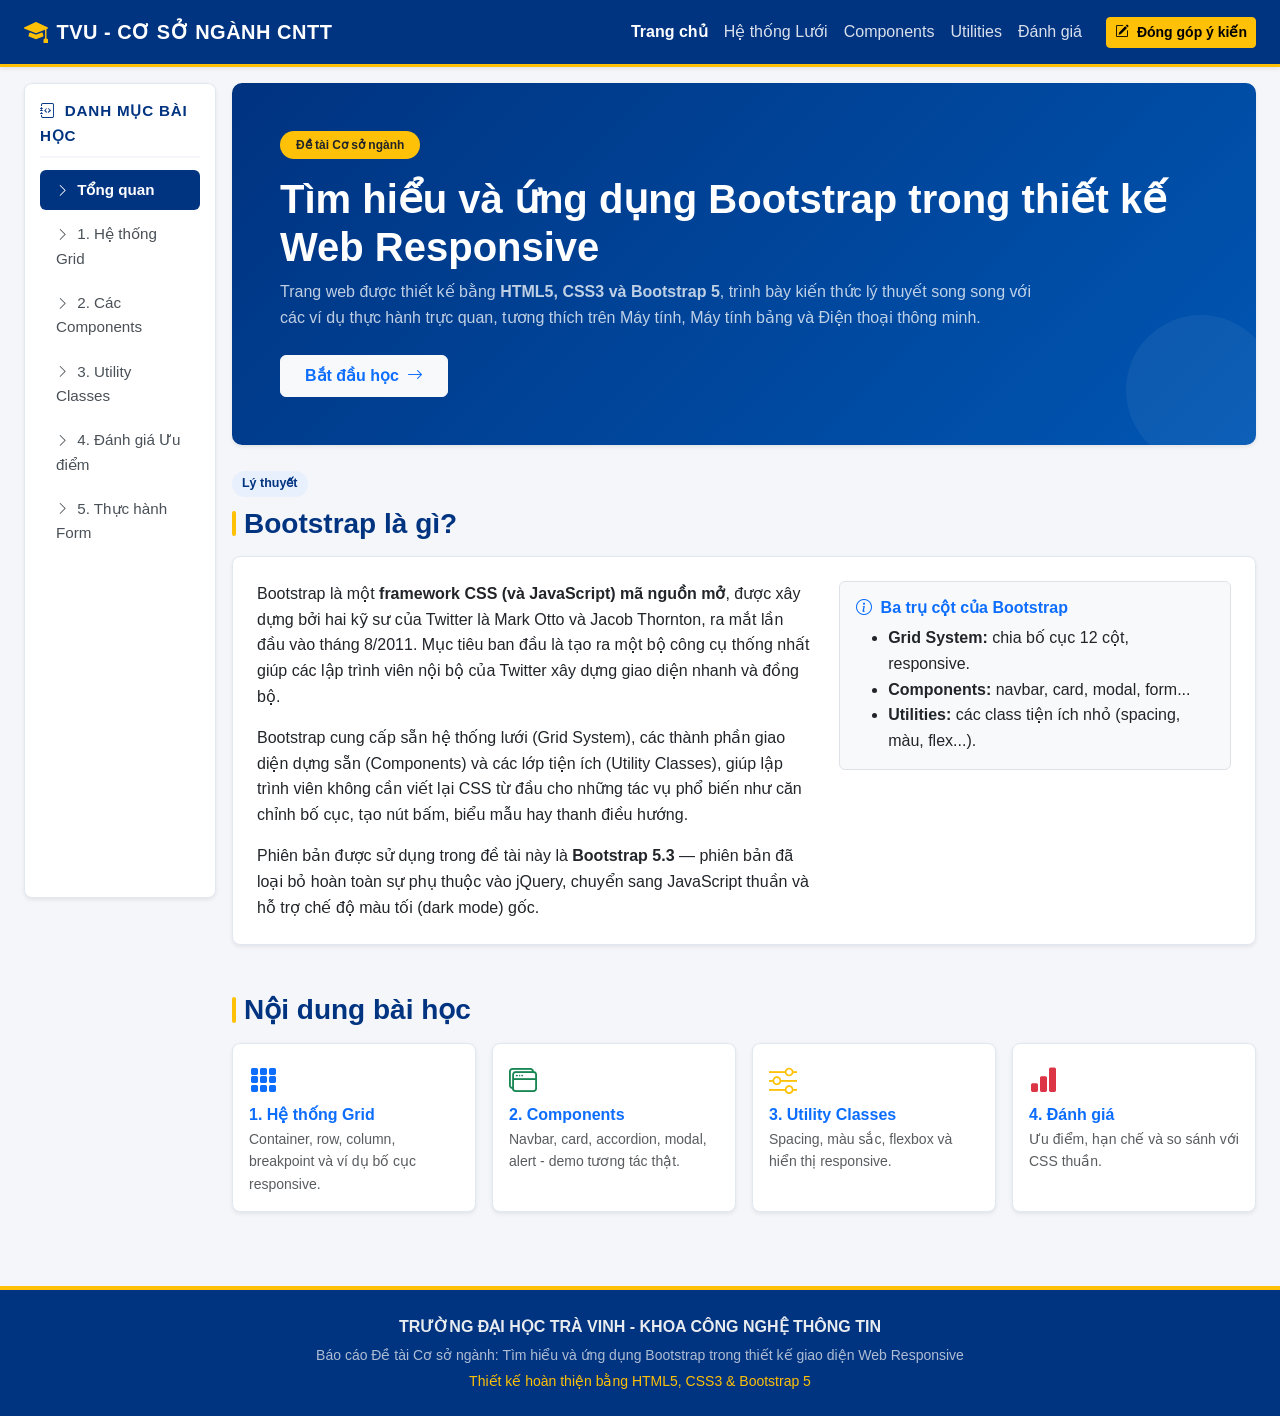
<file: index.html>
<!DOCTYPE html>
<html lang="vi">
<head>
    <meta charset="UTF-8">
    <meta name="viewport" content="width=device-width, initial-scale=1.0">
    <title>Trang chủ - Học Bootstrap 5 - Đề Tài Cơ Sở Ngành TVU</title>
    <link href="https://cdn.jsdelivr.net/npm/bootstrap@5.3.3/dist/css/bootstrap.min.css" rel="stylesheet">
    <link href="https://cdn.jsdelivr.net/npm/bootstrap-icons@1.11.3/font/bootstrap-icons.min.css" rel="stylesheet">
    <link rel="stylesheet" href="style.css">
</head>
<body>

    <header>
        <nav class="navbar navbar-expand-lg navbar-dark navbar-tvu sticky-top shadow-sm py-2">
            <div class="container-fluid px-lg-4">
                <a class="navbar-brand fw-bold d-flex align-items-center" href="index.html">
                    <i class="bi bi-mortarboard-fill text-warning me-2 fs-4"></i>
                    <span>TVU - CƠ SỞ NGÀNH CNTT</span>
                </a>
                <button class="navbar-toggler border-0" type="button" data-bs-toggle="collapse" data-bs-target="#tvuNavbarContent" aria-controls="tvuNavbarContent" aria-expanded="false" aria-label="Toggle navigation">
                    <span class="navbar-toggler-icon"></span>
                </button>
                <div class="collapse navbar-collapse" id="tvuNavbarContent">
                    <ul class="navbar-nav ms-auto mb-2 mb-lg-0">
                        <li class="nav-item"><a class="nav-link active" href="index.html">Trang chủ</a></li>
                        <li class="nav-item"><a class="nav-link" href="grid.html">Hệ thống Lưới</a></li>
                        <li class="nav-item"><a class="nav-link" href="components.html">Components</a></li>
                        <li class="nav-item"><a class="nav-link" href="utilities.html">Utilities</a></li>
                        <li class="nav-item"><a class="nav-link" href="evaluation.html">Đánh giá</a></li>
                    </ul>
                    <a href="feedback.html" class="btn btn-warning btn-sm ms-lg-3 fw-semibold">
                        <i class="bi bi-pencil-square me-1"></i> Đóng góp ý kiến
                    </a>
                </div>
            </div>
        </nav>
    </header>

    <div class="container-fluid px-lg-4 mt-3">
        <div class="row g-3">

            <aside class="col-12 col-md-4 col-lg-3 col-xl-2">
                <div class="sidebar-sticky shadow-sm">
                    <div class="sidebar-title">
                        <i class="bi bi-journal-code me-1"></i> Danh mục bài học
                    </div>
                    <div class="list-group list-group-tvu list-group-flush" id="learningMenu">
                        <a href="index.html" class="list-group-item list-group-item-action active">
                            <i class="bi bi-chevron-right me-1 small"></i> Tổng quan
                        </a>
                        <a href="grid.html" class="list-group-item list-group-item-action">
                            <i class="bi bi-chevron-right me-1 small"></i> 1. Hệ thống Grid
                        </a>
                        <a href="components.html" class="list-group-item list-group-item-action">
                            <i class="bi bi-chevron-right me-1 small"></i> 2. Các Components
                        </a>
                        <a href="utilities.html" class="list-group-item list-group-item-action">
                            <i class="bi bi-chevron-right me-1 small"></i> 3. Utility Classes
                        </a>
                        <a href="evaluation.html" class="list-group-item list-group-item-action">
                            <i class="bi bi-chevron-right me-1 small"></i> 4. Đánh giá Ưu điểm
                        </a>
                        <a href="feedback.html" class="list-group-item list-group-item-action">
                            <i class="bi bi-chevron-right me-1 small"></i> 5. Thực hành Form
                        </a>
                    </div>
                </div>
            </aside>

            <main class="col-12 col-md-8 col-lg-9 col-xl-10">

                <section class="hero-banner text-white p-4 p-lg-5 mb-4 shadow-sm">
                    <span class="badge bg-warning text-dark px-3 py-2 rounded-pill fw-bold mb-3">Đề tài Cơ sở ngành</span>
                    <h1 class="display-6 fw-bold mb-2">Tìm hiểu và ứng dụng Bootstrap trong thiết kế Web Responsive</h1>
                    <p class="fs-6 opacity-75 col-lg-10 mb-4">
                        Trang web được thiết kế bằng <strong>HTML5, CSS3 và Bootstrap 5</strong>, trình bày kiến thức lý thuyết song song với các ví dụ thực hành trực quan, tương thích trên Máy tính, Máy tính bảng và Điện thoại thông minh.
                    </p>
                    <a href="grid.html" class="btn btn-light text-primary fw-bold px-4 py-2 me-2">Bắt đầu học <i class="bi bi-arrow-right ms-1"></i></a>
                </section>

                <section class="mb-5">
                    <span class="section-tag section-tag--theory">Lý thuyết</span>
                    <h3 class="section-heading mb-3">Bootstrap là gì?</h3>
                    <div class="content-card p-4 shadow-sm">
                        <div class="row g-4">
                            <div class="col-lg-7">
                                <p>Bootstrap là một <strong>framework CSS (và JavaScript) mã nguồn mở</strong>, được xây dựng bởi hai kỹ sư của Twitter là Mark Otto và Jacob Thornton, ra mắt lần đầu vào tháng 8/2011. Mục tiêu ban đầu là tạo ra một bộ công cụ thống nhất giúp các lập trình viên nội bộ của Twitter xây dựng giao diện nhanh và đồng bộ.</p>
                                <p>Bootstrap cung cấp sẵn hệ thống lưới (Grid System), các thành phần giao diện dựng sẵn (Components) và các lớp tiện ích (Utility Classes), giúp lập trình viên không cần viết lại CSS từ đầu cho những tác vụ phổ biến như căn chỉnh bố cục, tạo nút bấm, biểu mẫu hay thanh điều hướng.</p>
                                <p class="mb-0">Phiên bản được sử dụng trong đề tài này là <strong>Bootstrap 5.3</strong> — phiên bản đã loại bỏ hoàn toàn sự phụ thuộc vào jQuery, chuyển sang JavaScript thuần và hỗ trợ chế độ màu tối (dark mode) gốc.</p>
                            </div>
                            <div class="col-lg-5">
                                <div class="bg-light p-3 rounded border">
                                    <h6 class="fw-bold text-primary mb-2"><i class="bi bi-info-circle me-1"></i> Ba trụ cột của Bootstrap</h6>
                                    <ul class="mb-0">
                                        <li><strong>Grid System:</strong> chia bố cục 12 cột, responsive.</li>
                                        <li><strong>Components:</strong> navbar, card, modal, form...</li>
                                        <li><strong>Utilities:</strong> các class tiện ích nhỏ (spacing, màu, flex...).</li>
                                    </ul>
                                </div>
                            </div>
                        </div>
                    </div>
                </section>

                <section class="mb-4">
                    <h3 class="section-heading mb-3">Nội dung bài học</h3>
                    <div class="row g-3">
                        <div class="col-12 col-md-6 col-xl-3">
                            <a href="grid.html" class="nav-card">
                                <div class="content-card h-100 p-3 shadow-sm">
                                    <i class="bi bi-grid-3x3-gap-fill fs-3 text-primary mb-2"></i>
                                    <h6 class="fw-bold mb-1">1. Hệ thống Grid</h6>
                                    <p class="text-muted small mb-0">Container, row, column, breakpoint và ví dụ bố cục responsive.</p>
                                </div>
                            </a>
                        </div>
                        <div class="col-12 col-md-6 col-xl-3">
                            <a href="components.html" class="nav-card">
                                <div class="content-card h-100 p-3 shadow-sm">
                                    <i class="bi bi-window-stack fs-3 text-success mb-2"></i>
                                    <h6 class="fw-bold mb-1">2. Components</h6>
                                    <p class="text-muted small mb-0">Navbar, card, accordion, modal, alert - demo tương tác thật.</p>
                                </div>
                            </a>
                        </div>
                        <div class="col-12 col-md-6 col-xl-3">
                            <a href="utilities.html" class="nav-card">
                                <div class="content-card h-100 p-3 shadow-sm">
                                    <i class="bi bi-sliders fs-3 text-warning mb-2"></i>
                                    <h6 class="fw-bold mb-1">3. Utility Classes</h6>
                                    <p class="text-muted small mb-0">Spacing, màu sắc, flexbox và hiển thị responsive.</p>
                                </div>
                            </a>
                        </div>
                        <div class="col-12 col-md-6 col-xl-3">
                            <a href="evaluation.html" class="nav-card">
                                <div class="content-card h-100 p-3 shadow-sm">
                                    <i class="bi bi-bar-chart-fill fs-3 text-danger mb-2"></i>
                                    <h6 class="fw-bold mb-1">4. Đánh giá</h6>
                                    <p class="text-muted small mb-0">Ưu điểm, hạn chế và so sánh với CSS thuần.</p>
                                </div>
                            </a>
                        </div>
                    </div>
                </section>

            </main>
        </div>
    </div>

    <footer class="footer-tvu py-4 text-center">
        <div class="container">
            <p class="fw-bold mb-1">TRƯỜNG ĐẠI HỌC TRÀ VINH - KHOA CÔNG NGHỆ THÔNG TIN</p>
            <p class="small mb-1 opacity-75">Báo cáo Đề tài Cơ sở ngành: Tìm hiểu và ứng dụng Bootstrap trong thiết kế giao diện Web Responsive</p>
            <p class="small text-warning mb-0">Thiết kế hoàn thiện bằng HTML5, CSS3 & Bootstrap 5</p>
        </div>
    </footer>

    <script src="https://cdn.jsdelivr.net/npm/bootstrap@5.3.3/dist/js/bootstrap.bundle.min.js"></script>
</body>
</html>
</file>
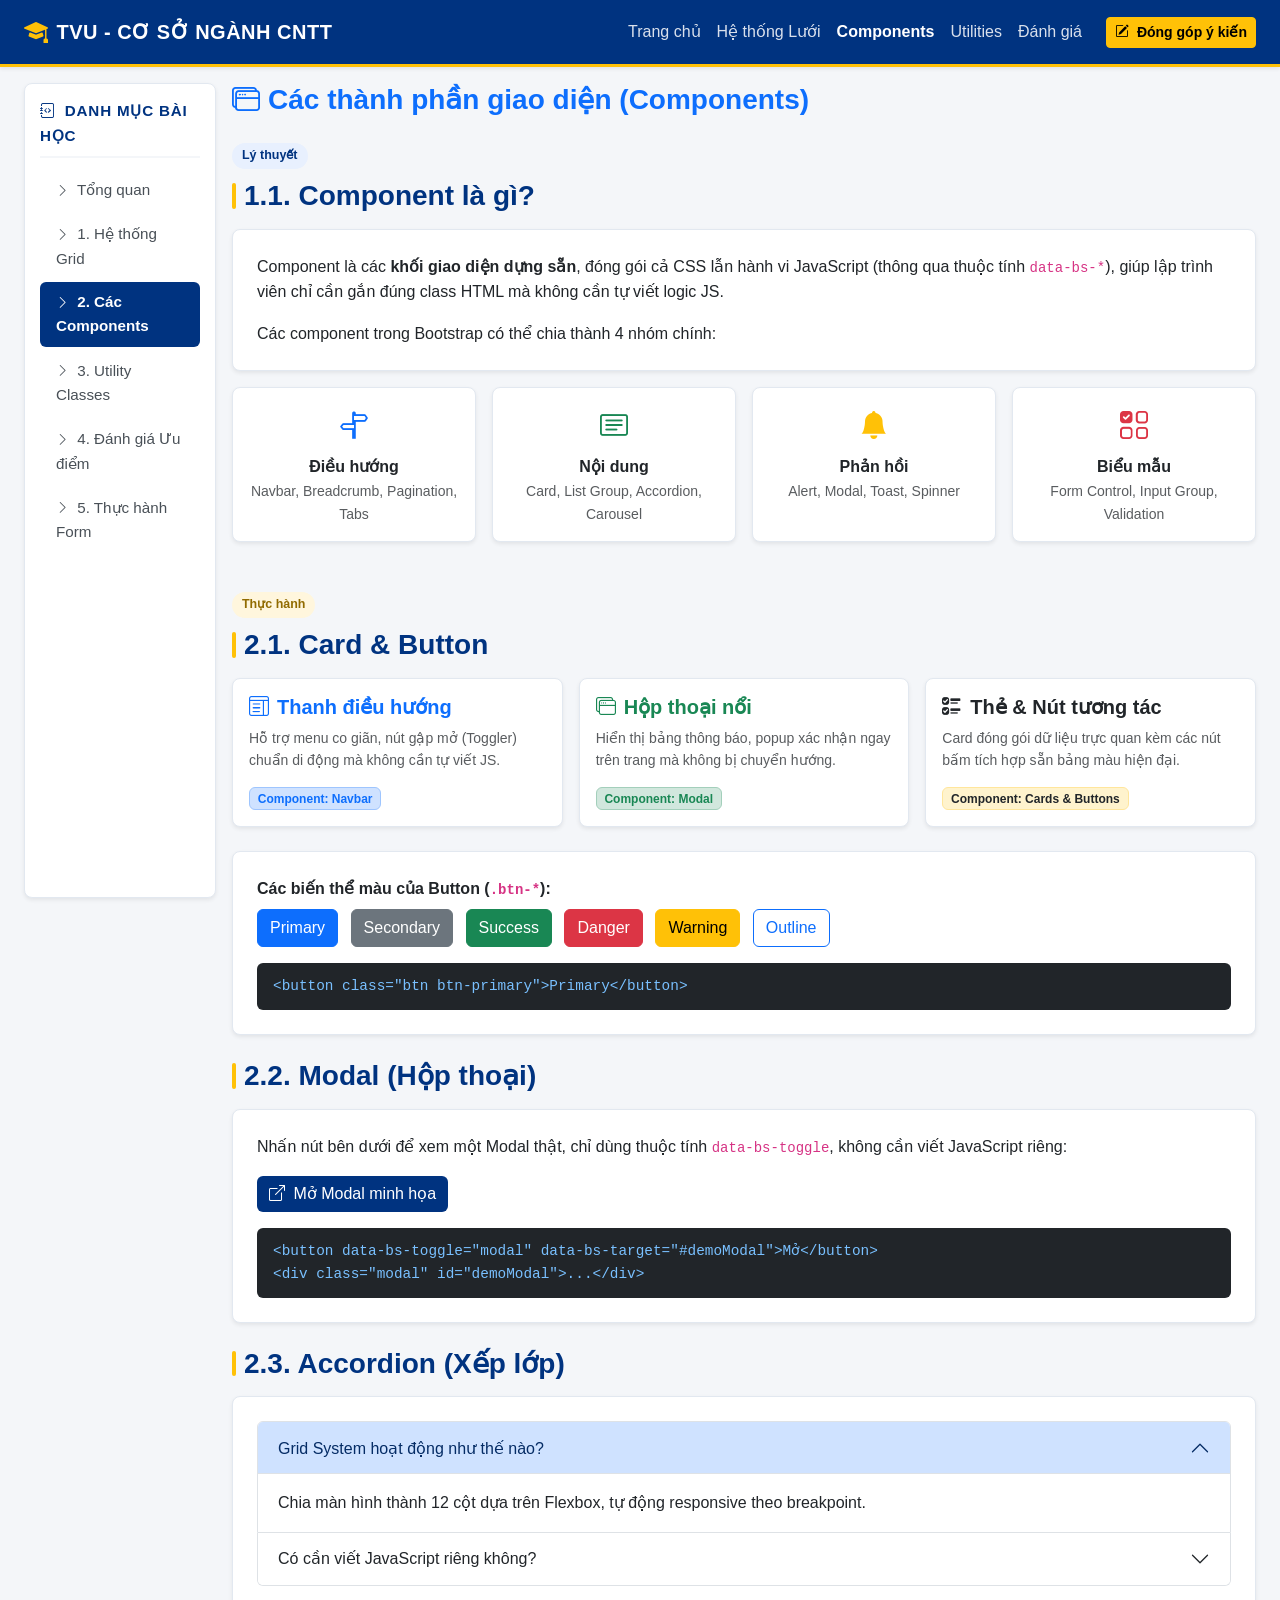
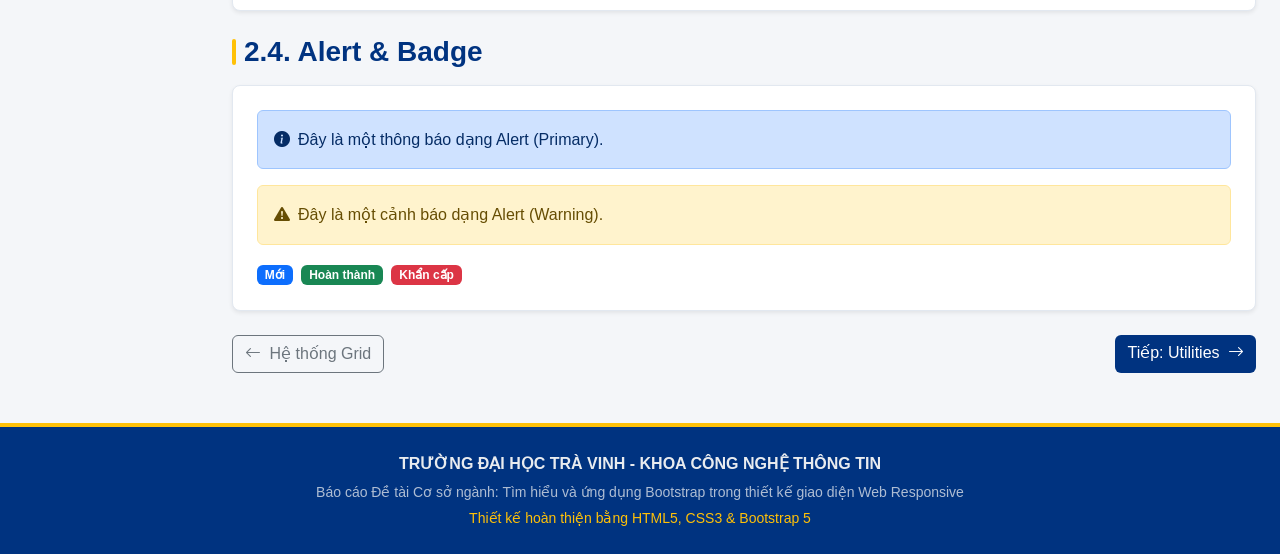
<file: components.html>
<!DOCTYPE html>
<html lang="vi">
<head>
    <meta charset="UTF-8">
    <meta name="viewport" content="width=device-width, initial-scale=1.0">
    <title>Components - Học Bootstrap 5 - TVU</title>
    <link href="https://cdn.jsdelivr.net/npm/bootstrap@5.3.3/dist/css/bootstrap.min.css" rel="stylesheet">
    <link href="https://cdn.jsdelivr.net/npm/bootstrap-icons@1.11.3/font/bootstrap-icons.min.css" rel="stylesheet">
    <link rel="stylesheet" href="style.css">
</head>
<body>

    <header>
        <nav class="navbar navbar-expand-lg navbar-dark navbar-tvu sticky-top shadow-sm py-2">
            <div class="container-fluid px-lg-4">
                <a class="navbar-brand fw-bold d-flex align-items-center" href="index.html">
                    <i class="bi bi-mortarboard-fill text-warning me-2 fs-4"></i>
                    <span>TVU - CƠ SỞ NGÀNH CNTT</span>
                </a>
                <button class="navbar-toggler border-0" type="button" data-bs-toggle="collapse" data-bs-target="#tvuNavbarContent" aria-controls="tvuNavbarContent" aria-expanded="false" aria-label="Toggle navigation">
                    <span class="navbar-toggler-icon"></span>
                </button>
                <div class="collapse navbar-collapse" id="tvuNavbarContent">
                    <ul class="navbar-nav ms-auto mb-2 mb-lg-0">
                        <li class="nav-item"><a class="nav-link" href="index.html">Trang chủ</a></li>
                        <li class="nav-item"><a class="nav-link" href="grid.html">Hệ thống Lưới</a></li>
                        <li class="nav-item"><a class="nav-link active" href="components.html">Components</a></li>
                        <li class="nav-item"><a class="nav-link" href="utilities.html">Utilities</a></li>
                        <li class="nav-item"><a class="nav-link" href="evaluation.html">Đánh giá</a></li>
                    </ul>
                    <a href="feedback.html" class="btn btn-warning btn-sm ms-lg-3 fw-semibold">
                        <i class="bi bi-pencil-square me-1"></i> Đóng góp ý kiến
                    </a>
                </div>
            </div>
        </nav>
    </header>

    <div class="container-fluid px-lg-4 mt-3">
        <div class="row g-3">

            <aside class="col-12 col-md-4 col-lg-3 col-xl-2">
                <div class="sidebar-sticky shadow-sm">
                    <div class="sidebar-title">
                        <i class="bi bi-journal-code me-1"></i> Danh mục bài học
                    </div>
                    <div class="list-group list-group-tvu list-group-flush">
                        <a href="index.html" class="list-group-item list-group-item-action">
                            <i class="bi bi-chevron-right me-1 small"></i> Tổng quan
                        </a>
                        <a href="grid.html" class="list-group-item list-group-item-action">
                            <i class="bi bi-chevron-right me-1 small"></i> 1. Hệ thống Grid
                        </a>
                        <a href="components.html" class="list-group-item list-group-item-action active">
                            <i class="bi bi-chevron-right me-1 small"></i> 2. Các Components
                        </a>
                        <a href="utilities.html" class="list-group-item list-group-item-action">
                            <i class="bi bi-chevron-right me-1 small"></i> 3. Utility Classes
                        </a>
                        <a href="evaluation.html" class="list-group-item list-group-item-action">
                            <i class="bi bi-chevron-right me-1 small"></i> 4. Đánh giá Ưu điểm
                        </a>
                        <a href="feedback.html" class="list-group-item list-group-item-action">
                            <i class="bi bi-chevron-right me-1 small"></i> 5. Thực hành Form
                        </a>
                    </div>
                </div>
            </aside>

            <main class="col-12 col-md-8 col-lg-9 col-xl-10">

                <h1 class="h3 fw-bold text-primary mb-4"><i class="bi bi-window-stack me-2"></i>Các thành phần giao diện (Components)</h1>

                <!-- LÝ THUYẾT -->
                <section class="mb-5">
                    <span class="section-tag section-tag--theory">Lý thuyết</span>
                    <h3 class="section-heading mb-3">1.1. Component là gì?</h3>
                    <div class="content-card p-4 shadow-sm mb-3">
                        <p>Component là các <strong>khối giao diện dựng sẵn</strong>, đóng gói cả CSS lẫn hành vi JavaScript (thông qua thuộc tính <code>data-bs-*</code>), giúp lập trình viên chỉ cần gắn đúng class HTML mà không cần tự viết logic JS.</p>
                        <p class="mb-0">Các component trong Bootstrap có thể chia thành 4 nhóm chính:</p>
                    </div>
                    <div class="row g-3">
                        <div class="col-6 col-lg-3">
                            <div class="content-card h-100 p-3 shadow-sm text-center">
                                <i class="bi bi-signpost-split fs-3 text-primary"></i>
                                <h6 class="fw-bold mt-2 mb-1">Điều hướng</h6>
                                <p class="text-muted small mb-0">Navbar, Breadcrumb, Pagination, Tabs</p>
                            </div>
                        </div>
                        <div class="col-6 col-lg-3">
                            <div class="content-card h-100 p-3 shadow-sm text-center">
                                <i class="bi bi-card-text fs-3 text-success"></i>
                                <h6 class="fw-bold mt-2 mb-1">Nội dung</h6>
                                <p class="text-muted small mb-0">Card, List Group, Accordion, Carousel</p>
                            </div>
                        </div>
                        <div class="col-6 col-lg-3">
                            <div class="content-card h-100 p-3 shadow-sm text-center">
                                <i class="bi bi-bell-fill fs-3 text-warning"></i>
                                <h6 class="fw-bold mt-2 mb-1">Phản hồi</h6>
                                <p class="text-muted small mb-0">Alert, Modal, Toast, Spinner</p>
                            </div>
                        </div>
                        <div class="col-6 col-lg-3">
                            <div class="content-card h-100 p-3 shadow-sm text-center">
                                <i class="bi bi-ui-checks-grid fs-3 text-danger"></i>
                                <h6 class="fw-bold mt-2 mb-1">Biểu mẫu</h6>
                                <p class="text-muted small mb-0">Form Control, Input Group, Validation</p>
                            </div>
                        </div>
                    </div>
                </section>

                <!-- THỰC HÀNH -->
                <section class="mb-4">
                    <span class="section-tag section-tag--practice">Thực hành</span>

                    <h3 class="section-heading mb-3">2.1. Card &amp; Button</h3>
                    <div class="row g-3 mb-4">
                        <div class="col-12 col-md-6 col-xl-4">
                            <div class="content-card h-100 p-3 shadow-sm d-flex flex-column">
                                <h5 class="fw-bold text-primary"><i class="bi bi-layout-text-window me-2"></i>Thanh điều hướng</h5>
                                <p class="text-muted small flex-grow-1">Hỗ trợ menu co giãn, nút gập mở (Toggler) chuẩn di động mà không cần tự viết JS.</p>
                                <span class="badge bg-primary-subtle text-primary border border-primary-subtle align-self-start">Component: Navbar</span>
                            </div>
                        </div>
                        <div class="col-12 col-md-6 col-xl-4">
                            <div class="content-card h-100 p-3 shadow-sm d-flex flex-column">
                                <h5 class="fw-bold text-success"><i class="bi bi-window-stack me-2"></i>Hộp thoại nổi</h5>
                                <p class="text-muted small flex-grow-1">Hiển thị bảng thông báo, popup xác nhận ngay trên trang mà không bị chuyển hướng.</p>
                                <span class="badge bg-success-subtle text-success border border-success-subtle align-self-start">Component: Modal</span>
                            </div>
                        </div>
                        <div class="col-12 col-md-12 col-xl-4">
                            <div class="content-card h-100 p-3 shadow-sm d-flex flex-column">
                                <h5 class="fw-bold text-warning text-dark"><i class="bi bi-ui-checks me-2"></i>Thẻ &amp; Nút tương tác</h5>
                                <p class="text-muted small flex-grow-1">Card đóng gói dữ liệu trực quan kèm các nút bấm tích hợp sẵn bảng màu hiện đại.</p>
                                <span class="badge bg-warning-subtle text-dark border border-warning-subtle align-self-start">Component: Cards &amp; Buttons</span>
                            </div>
                        </div>
                    </div>
                    <div class="content-card p-4 shadow-sm mb-4">
                        <p class="mb-2 fw-semibold">Các biến thể màu của Button (<code>.btn-*</code>):</p>
                        <button type="button" class="btn btn-primary me-2 mb-2">Primary</button>
                        <button type="button" class="btn btn-secondary me-2 mb-2">Secondary</button>
                        <button type="button" class="btn btn-success me-2 mb-2">Success</button>
                        <button type="button" class="btn btn-danger me-2 mb-2">Danger</button>
                        <button type="button" class="btn btn-warning me-2 mb-2">Warning</button>
                        <button type="button" class="btn btn-outline-primary me-2 mb-2">Outline</button>
                        <div class="code-box mt-2">&lt;button class="btn btn-primary"&gt;Primary&lt;/button&gt;</div>
                    </div>

                    <h3 class="section-heading mb-3">2.2. Modal (Hộp thoại)</h3>
                    <div class="content-card p-4 shadow-sm mb-4">
                        <p>Nhấn nút bên dưới để xem một Modal thật, chỉ dùng thuộc tính <code>data-bs-toggle</code>, không cần viết JavaScript riêng:</p>
                        <button type="button" class="btn btn-primary" style="background-color: var(--tvu-primary); border:none;" data-bs-toggle="modal" data-bs-target="#demoModal">
                            <i class="bi bi-box-arrow-up-right me-1"></i> Mở Modal minh họa
                        </button>
                        <div class="code-box mt-3">
                            &lt;button data-bs-toggle="modal" data-bs-target="#demoModal"&gt;Mở&lt;/button&gt;<br>
                            &lt;div class="modal" id="demoModal"&gt;...&lt;/div&gt;
                        </div>
                    </div>

                    <h3 class="section-heading mb-3">2.3. Accordion (Xếp lớp)</h3>
                    <div class="content-card p-4 shadow-sm mb-4">
                        <div class="accordion" id="demoAccordion">
                            <div class="accordion-item">
                                <h2 class="accordion-header">
                                    <button class="accordion-button" type="button" data-bs-toggle="collapse" data-bs-target="#collapseOne">
                                        Grid System hoạt động như thế nào?
                                    </button>
                                </h2>
                                <div id="collapseOne" class="accordion-collapse collapse show" data-bs-parent="#demoAccordion">
                                    <div class="accordion-body">Chia màn hình thành 12 cột dựa trên Flexbox, tự động responsive theo breakpoint.</div>
                                </div>
                            </div>
                            <div class="accordion-item">
                                <h2 class="accordion-header">
                                    <button class="accordion-button collapsed" type="button" data-bs-toggle="collapse" data-bs-target="#collapseTwo">
                                        Có cần viết JavaScript riêng không?
                                    </button>
                                </h2>
                                <div id="collapseTwo" class="accordion-collapse collapse" data-bs-parent="#demoAccordion">
                                    <div class="accordion-body">Không, chỉ cần nhúng file Bootstrap Bundle JS và dùng đúng các thuộc tính <code>data-bs-*</code>.</div>
                                </div>
                            </div>
                        </div>
                    </div>

                    <h3 class="section-heading mb-3">2.4. Alert &amp; Badge</h3>
                    <div class="content-card p-4 shadow-sm">
                        <div class="alert alert-primary d-flex align-items-center" role="alert">
                            <i class="bi bi-info-circle-fill me-2"></i> Đây là một thông báo dạng Alert (Primary).
                        </div>
                        <div class="alert alert-warning d-flex align-items-center mb-3" role="alert">
                            <i class="bi bi-exclamation-triangle-fill me-2"></i> Đây là một cảnh báo dạng Alert (Warning).
                        </div>
                        <span class="badge bg-primary me-1">Mới</span>
                        <span class="badge bg-success me-1">Hoàn thành</span>
                        <span class="badge bg-danger">Khẩn cấp</span>
                    </div>
                </section>

                <div class="d-flex justify-content-between mt-4">
                    <a href="grid.html" class="btn btn-outline-secondary"><i class="bi bi-arrow-left me-1"></i> Hệ thống Grid</a>
                    <a href="utilities.html" class="btn btn-primary" style="background-color: var(--tvu-primary); border:none;">Tiếp: Utilities <i class="bi bi-arrow-right ms-1"></i></a>
                </div>

            </main>
        </div>
    </div>

    <!-- MODAL DEMO -->
    <div class="modal fade" id="demoModal" tabindex="-1" aria-hidden="true">
        <div class="modal-dialog">
            <div class="modal-content">
                <div class="modal-header" style="background-color: var(--tvu-primary); color: #fff;">
                    <h5 class="modal-title">Xác nhận thao tác</h5>
                    <button type="button" class="btn-close btn-close-white" data-bs-dismiss="modal" aria-label="Close"></button>
                </div>
                <div class="modal-body">
                    Đây là nội dung minh họa cho component <strong>Modal</strong> trong Bootstrap 5 — thường dùng để xác nhận hành động (xóa, lưu, đăng xuất...) mà không cần chuyển trang.
                </div>
                <div class="modal-footer">
                    <button type="button" class="btn btn-secondary" data-bs-dismiss="modal">Đóng</button>
                    <button type="button" class="btn btn-primary" style="background-color: var(--tvu-primary); border:none;">Đồng ý</button>
                </div>
            </div>
        </div>
    </div>

    <footer class="footer-tvu py-4 text-center">
        <div class="container">
            <p class="fw-bold mb-1">TRƯỜNG ĐẠI HỌC TRÀ VINH - KHOA CÔNG NGHỆ THÔNG TIN</p>
            <p class="small mb-1 opacity-75">Báo cáo Đề tài Cơ sở ngành: Tìm hiểu và ứng dụng Bootstrap trong thiết kế giao diện Web Responsive</p>
            <p class="small text-warning mb-0">Thiết kế hoàn thiện bằng HTML5, CSS3 & Bootstrap 5</p>
        </div>
    </footer>

    <script src="https://cdn.jsdelivr.net/npm/bootstrap@5.3.3/dist/js/bootstrap.bundle.min.js"></script>
</body>
</html>
</file>
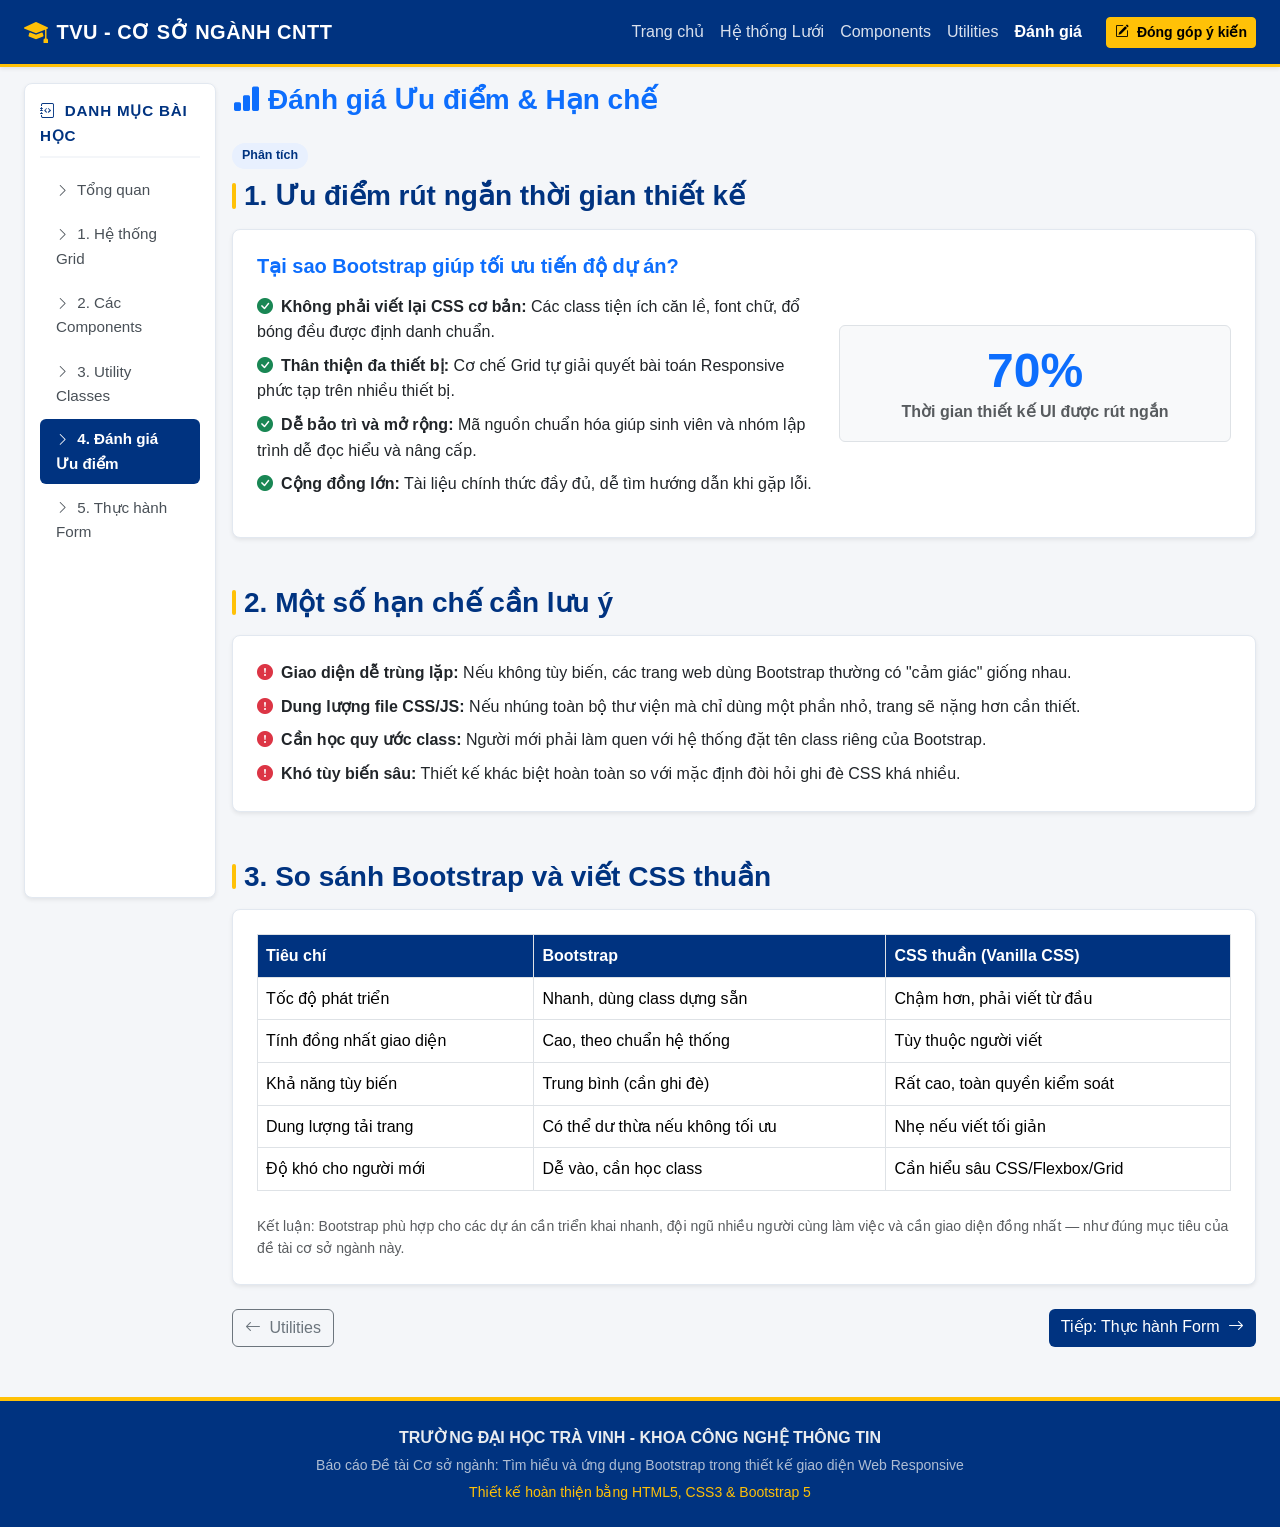
<file: evaluation.html>
<!DOCTYPE html>
<html lang="vi">
<head>
    <meta charset="UTF-8">
    <meta name="viewport" content="width=device-width, initial-scale=1.0">
    <title>Đánh giá Ưu điểm - Học Bootstrap 5 - TVU</title>
    <link href="https://cdn.jsdelivr.net/npm/bootstrap@5.3.3/dist/css/bootstrap.min.css" rel="stylesheet">
    <link href="https://cdn.jsdelivr.net/npm/bootstrap-icons@1.11.3/font/bootstrap-icons.min.css" rel="stylesheet">
    <link rel="stylesheet" href="style.css">
</head>
<body>

    <header>
        <nav class="navbar navbar-expand-lg navbar-dark navbar-tvu sticky-top shadow-sm py-2">
            <div class="container-fluid px-lg-4">
                <a class="navbar-brand fw-bold d-flex align-items-center" href="index.html">
                    <i class="bi bi-mortarboard-fill text-warning me-2 fs-4"></i>
                    <span>TVU - CƠ SỞ NGÀNH CNTT</span>
                </a>
                <button class="navbar-toggler border-0" type="button" data-bs-toggle="collapse" data-bs-target="#tvuNavbarContent" aria-controls="tvuNavbarContent" aria-expanded="false" aria-label="Toggle navigation">
                    <span class="navbar-toggler-icon"></span>
                </button>
                <div class="collapse navbar-collapse" id="tvuNavbarContent">
                    <ul class="navbar-nav ms-auto mb-2 mb-lg-0">
                        <li class="nav-item"><a class="nav-link" href="index.html">Trang chủ</a></li>
                        <li class="nav-item"><a class="nav-link" href="grid.html">Hệ thống Lưới</a></li>
                        <li class="nav-item"><a class="nav-link" href="components.html">Components</a></li>
                        <li class="nav-item"><a class="nav-link" href="utilities.html">Utilities</a></li>
                        <li class="nav-item"><a class="nav-link active" href="evaluation.html">Đánh giá</a></li>
                    </ul>
                    <a href="feedback.html" class="btn btn-warning btn-sm ms-lg-3 fw-semibold">
                        <i class="bi bi-pencil-square me-1"></i> Đóng góp ý kiến
                    </a>
                </div>
            </div>
        </nav>
    </header>

    <div class="container-fluid px-lg-4 mt-3">
        <div class="row g-3">

            <aside class="col-12 col-md-4 col-lg-3 col-xl-2">
                <div class="sidebar-sticky shadow-sm">
                    <div class="sidebar-title">
                        <i class="bi bi-journal-code me-1"></i> Danh mục bài học
                    </div>
                    <div class="list-group list-group-tvu list-group-flush">
                        <a href="index.html" class="list-group-item list-group-item-action">
                            <i class="bi bi-chevron-right me-1 small"></i> Tổng quan
                        </a>
                        <a href="grid.html" class="list-group-item list-group-item-action">
                            <i class="bi bi-chevron-right me-1 small"></i> 1. Hệ thống Grid
                        </a>
                        <a href="components.html" class="list-group-item list-group-item-action">
                            <i class="bi bi-chevron-right me-1 small"></i> 2. Các Components
                        </a>
                        <a href="utilities.html" class="list-group-item list-group-item-action">
                            <i class="bi bi-chevron-right me-1 small"></i> 3. Utility Classes
                        </a>
                        <a href="evaluation.html" class="list-group-item list-group-item-action active">
                            <i class="bi bi-chevron-right me-1 small"></i> 4. Đánh giá Ưu điểm
                        </a>
                        <a href="feedback.html" class="list-group-item list-group-item-action">
                            <i class="bi bi-chevron-right me-1 small"></i> 5. Thực hành Form
                        </a>
                    </div>
                </div>
            </aside>

            <main class="col-12 col-md-8 col-lg-9 col-xl-10">

                <h1 class="h3 fw-bold text-primary mb-4"><i class="bi bi-bar-chart-fill me-2"></i>Đánh giá Ưu điểm &amp; Hạn chế</h1>

                <section class="mb-5">
                    <span class="section-tag section-tag--theory">Phân tích</span>
                    <h3 class="section-heading mb-3">1. Ưu điểm rút ngắn thời gian thiết kế</h3>
                    <div class="content-card p-4 shadow-sm">
                        <div class="row align-items-center">
                            <div class="col-lg-7">
                                <h5 class="fw-bold text-primary mb-3">Tại sao Bootstrap giúp tối ưu tiến độ dự án?</h5>
                                <ul class="list-unstyled">
                                    <li class="mb-2"><i class="bi bi-check-circle-fill text-success me-2"></i><strong>Không phải viết lại CSS cơ bản:</strong> Các class tiện ích căn lề, font chữ, đổ bóng đều được định danh chuẩn.</li>
                                    <li class="mb-2"><i class="bi bi-check-circle-fill text-success me-2"></i><strong>Thân thiện đa thiết bị:</strong> Cơ chế Grid tự giải quyết bài toán Responsive phức tạp trên nhiều thiết bị.</li>
                                    <li class="mb-2"><i class="bi bi-check-circle-fill text-success me-2"></i><strong>Dễ bảo trì và mở rộng:</strong> Mã nguồn chuẩn hóa giúp sinh viên và nhóm lập trình dễ đọc hiểu và nâng cấp.</li>
                                    <li class="mb-0"><i class="bi bi-check-circle-fill text-success me-2"></i><strong>Cộng đồng lớn:</strong> Tài liệu chính thức đầy đủ, dễ tìm hướng dẫn khi gặp lỗi.</li>
                                </ul>
                            </div>
                            <div class="col-lg-5">
                                <div class="bg-light p-3 rounded border text-center">
                                    <span class="display-5 fw-bold text-primary">70%</span>
                                    <p class="text-muted mb-0 fw-semibold">Thời gian thiết kế UI được rút ngắn</p>
                                </div>
                            </div>
                        </div>
                    </div>
                </section>

                <section class="mb-5">
                    <h3 class="section-heading mb-3">2. Một số hạn chế cần lưu ý</h3>
                    <div class="content-card p-4 shadow-sm">
                        <ul class="list-unstyled mb-0">
                            <li class="mb-2"><i class="bi bi-exclamation-circle-fill text-danger me-2"></i><strong>Giao diện dễ trùng lặp:</strong> Nếu không tùy biến, các trang web dùng Bootstrap thường có "cảm giác" giống nhau.</li>
                            <li class="mb-2"><i class="bi bi-exclamation-circle-fill text-danger me-2"></i><strong>Dung lượng file CSS/JS:</strong> Nếu nhúng toàn bộ thư viện mà chỉ dùng một phần nhỏ, trang sẽ nặng hơn cần thiết.</li>
                            <li class="mb-2"><i class="bi bi-exclamation-circle-fill text-danger me-2"></i><strong>Cần học quy ước class:</strong> Người mới phải làm quen với hệ thống đặt tên class riêng của Bootstrap.</li>
                            <li class="mb-0"><i class="bi bi-exclamation-circle-fill text-danger me-2"></i><strong>Khó tùy biến sâu:</strong> Thiết kế khác biệt hoàn toàn so với mặc định đòi hỏi ghi đè CSS khá nhiều.</li>
                        </ul>
                    </div>
                </section>

                <section class="mb-4">
                    <h3 class="section-heading mb-3">3. So sánh Bootstrap và viết CSS thuần</h3>
                    <div class="content-card p-4 shadow-sm">
                        <div class="table-responsive">
                            <table class="table table-bordered breakpoint-table align-middle">
                                <thead>
                                    <tr><th>Tiêu chí</th><th>Bootstrap</th><th>CSS thuần (Vanilla CSS)</th></tr>
                                </thead>
                                <tbody>
                                    <tr><td>Tốc độ phát triển</td><td>Nhanh, dùng class dựng sẵn</td><td>Chậm hơn, phải viết từ đầu</td></tr>
                                    <tr><td>Tính đồng nhất giao diện</td><td>Cao, theo chuẩn hệ thống</td><td>Tùy thuộc người viết</td></tr>
                                    <tr><td>Khả năng tùy biến</td><td>Trung bình (cần ghi đè)</td><td>Rất cao, toàn quyền kiểm soát</td></tr>
                                    <tr><td>Dung lượng tải trang</td><td>Có thể dư thừa nếu không tối ưu</td><td>Nhẹ nếu viết tối giản</td></tr>
                                    <tr><td>Độ khó cho người mới</td><td>Dễ vào, cần học class</td><td>Cần hiểu sâu CSS/Flexbox/Grid</td></tr>
                                </tbody>
                            </table>
                        </div>
                        <p class="mb-0 mt-2 text-muted small">Kết luận: Bootstrap phù hợp cho các dự án cần triển khai nhanh, đội ngũ nhiều người cùng làm việc và cần giao diện đồng nhất — như đúng mục tiêu của đề tài cơ sở ngành này.</p>
                    </div>
                </section>

                <div class="d-flex justify-content-between mt-4">
                    <a href="utilities.html" class="btn btn-outline-secondary"><i class="bi bi-arrow-left me-1"></i> Utilities</a>
                    <a href="feedback.html" class="btn btn-primary" style="background-color: var(--tvu-primary); border:none;">Tiếp: Thực hành Form <i class="bi bi-arrow-right ms-1"></i></a>
                </div>

            </main>
        </div>
    </div>

    <footer class="footer-tvu py-4 text-center">
        <div class="container">
            <p class="fw-bold mb-1">TRƯỜNG ĐẠI HỌC TRÀ VINH - KHOA CÔNG NGHỆ THÔNG TIN</p>
            <p class="small mb-1 opacity-75">Báo cáo Đề tài Cơ sở ngành: Tìm hiểu và ứng dụng Bootstrap trong thiết kế giao diện Web Responsive</p>
            <p class="small text-warning mb-0">Thiết kế hoàn thiện bằng HTML5, CSS3 & Bootstrap 5</p>
        </div>
    </footer>

    <script src="https://cdn.jsdelivr.net/npm/bootstrap@5.3.3/dist/js/bootstrap.bundle.min.js"></script>
</body>
</html>
</file>
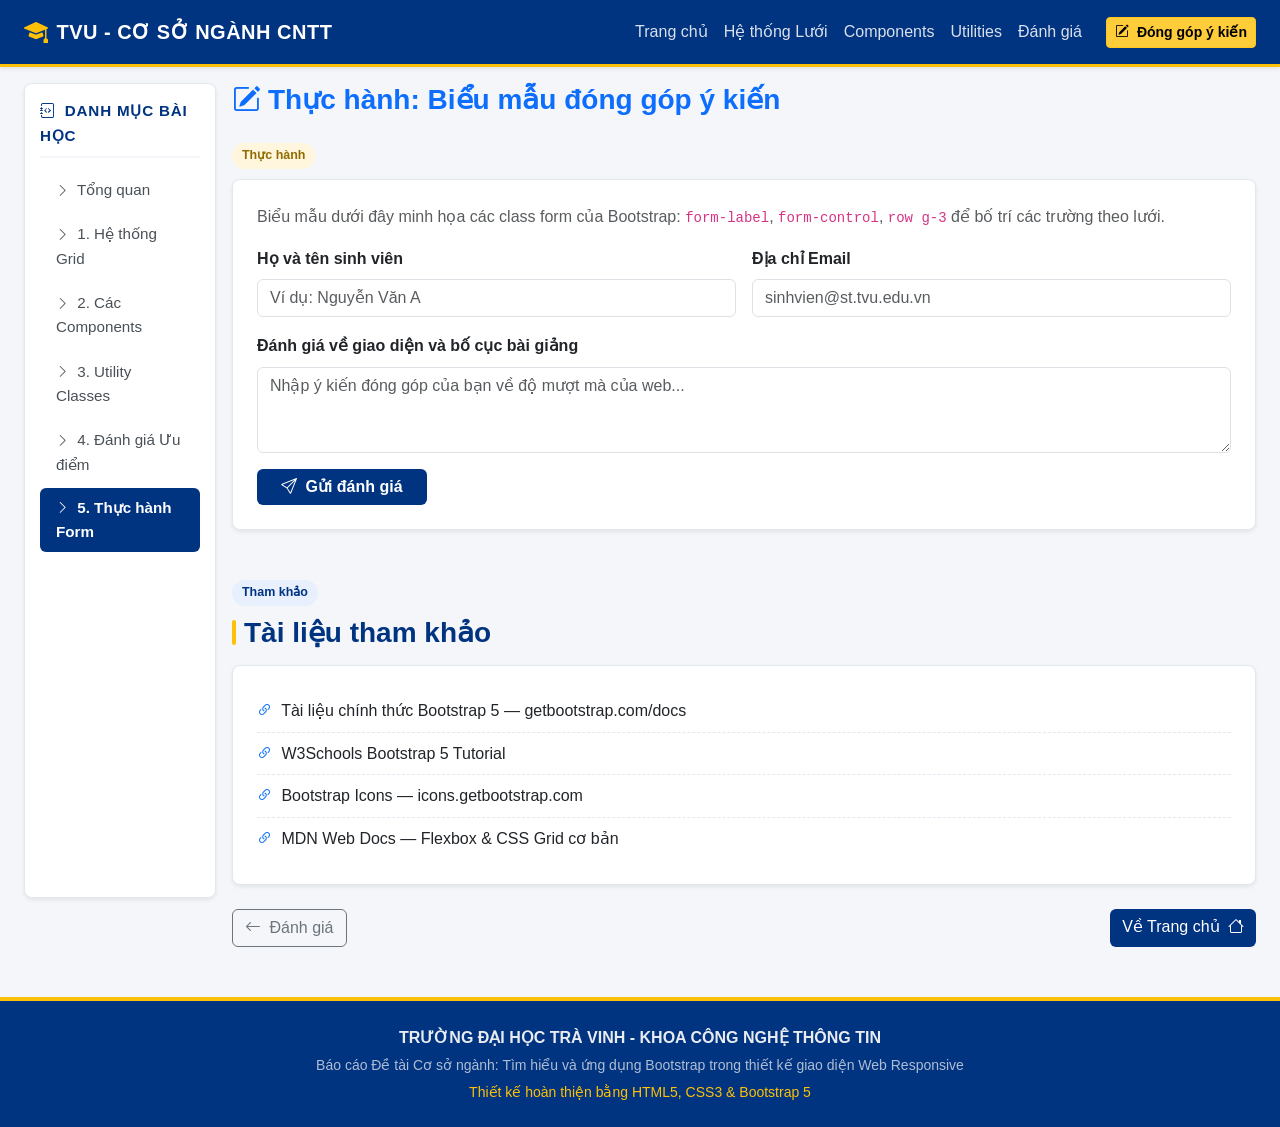
<file: feedback.html>
<!DOCTYPE html>
<html lang="vi">
<head>
    <meta charset="UTF-8">
    <meta name="viewport" content="width=device-width, initial-scale=1.0">
    <title>Thực hành Form - Học Bootstrap 5 - TVU</title>
    <link href="https://cdn.jsdelivr.net/npm/bootstrap@5.3.3/dist/css/bootstrap.min.css" rel="stylesheet">
    <link href="https://cdn.jsdelivr.net/npm/bootstrap-icons@1.11.3/font/bootstrap-icons.min.css" rel="stylesheet">
    <link rel="stylesheet" href="style.css">
</head>
<body>

    <header>
        <nav class="navbar navbar-expand-lg navbar-dark navbar-tvu sticky-top shadow-sm py-2">
            <div class="container-fluid px-lg-4">
                <a class="navbar-brand fw-bold d-flex align-items-center" href="index.html">
                    <i class="bi bi-mortarboard-fill text-warning me-2 fs-4"></i>
                    <span>TVU - CƠ SỞ NGÀNH CNTT</span>
                </a>
                <button class="navbar-toggler border-0" type="button" data-bs-toggle="collapse" data-bs-target="#tvuNavbarContent" aria-controls="tvuNavbarContent" aria-expanded="false" aria-label="Toggle navigation">
                    <span class="navbar-toggler-icon"></span>
                </button>
                <div class="collapse navbar-collapse" id="tvuNavbarContent">
                    <ul class="navbar-nav ms-auto mb-2 mb-lg-0">
                        <li class="nav-item"><a class="nav-link" href="index.html">Trang chủ</a></li>
                        <li class="nav-item"><a class="nav-link" href="grid.html">Hệ thống Lưới</a></li>
                        <li class="nav-item"><a class="nav-link" href="components.html">Components</a></li>
                        <li class="nav-item"><a class="nav-link" href="utilities.html">Utilities</a></li>
                        <li class="nav-item"><a class="nav-link" href="evaluation.html">Đánh giá</a></li>
                    </ul>
                    <a href="feedback.html" class="btn btn-warning btn-sm ms-lg-3 fw-semibold active">
                        <i class="bi bi-pencil-square me-1"></i> Đóng góp ý kiến
                    </a>
                </div>
            </div>
        </nav>
    </header>

    <div class="container-fluid px-lg-4 mt-3">
        <div class="row g-3">

            <aside class="col-12 col-md-4 col-lg-3 col-xl-2">
                <div class="sidebar-sticky shadow-sm">
                    <div class="sidebar-title">
                        <i class="bi bi-journal-code me-1"></i> Danh mục bài học
                    </div>
                    <div class="list-group list-group-tvu list-group-flush">
                        <a href="index.html" class="list-group-item list-group-item-action">
                            <i class="bi bi-chevron-right me-1 small"></i> Tổng quan
                        </a>
                        <a href="grid.html" class="list-group-item list-group-item-action">
                            <i class="bi bi-chevron-right me-1 small"></i> 1. Hệ thống Grid
                        </a>
                        <a href="components.html" class="list-group-item list-group-item-action">
                            <i class="bi bi-chevron-right me-1 small"></i> 2. Các Components
                        </a>
                        <a href="utilities.html" class="list-group-item list-group-item-action">
                            <i class="bi bi-chevron-right me-1 small"></i> 3. Utility Classes
                        </a>
                        <a href="evaluation.html" class="list-group-item list-group-item-action">
                            <i class="bi bi-chevron-right me-1 small"></i> 4. Đánh giá Ưu điểm
                        </a>
                        <a href="feedback.html" class="list-group-item list-group-item-action active">
                            <i class="bi bi-chevron-right me-1 small"></i> 5. Thực hành Form
                        </a>
                    </div>
                </div>
            </aside>

            <main class="col-12 col-md-8 col-lg-9 col-xl-10">

                <h1 class="h3 fw-bold text-primary mb-4"><i class="bi bi-pencil-square me-2"></i>Thực hành: Biểu mẫu đóng góp ý kiến</h1>

                <section class="mb-5">
                    <span class="section-tag section-tag--practice">Thực hành</span>
                    <div class="content-card p-4 shadow-sm">
                        <p class="text-muted">Biểu mẫu dưới đây minh họa các class form của Bootstrap: <code>form-label</code>, <code>form-control</code>, <code>row g-3</code> để bố trí các trường theo lưới.</p>
                        <form action="#">
                            <div class="row g-3">
                                <div class="col-12 col-md-6">
                                    <label class="form-label fw-semibold">Họ và tên sinh viên</label>
                                    <input type="text" class="form-control" placeholder="Ví dụ: Nguyễn Văn A" required>
                                </div>
                                <div class="col-12 col-md-6">
                                    <label class="form-label fw-semibold">Địa chỉ Email</label>
                                    <input type="email" class="form-control" placeholder="sinhvien@st.tvu.edu.vn" required>
                                </div>
                                <div class="col-12">
                                    <label class="form-label fw-semibold">Đánh giá về giao diện và bố cục bài giảng</label>
                                    <textarea class="form-control" rows="3" placeholder="Nhập ý kiến đóng góp của bạn về độ mượt mà của web..." required></textarea>
                                </div>
                                <div class="col-12">
                                    <button type="submit" class="btn btn-primary px-4 fw-semibold" style="background-color: var(--tvu-primary); border: none;">
                                        <i class="bi bi-send me-1"></i> Gửi đánh giá
                                    </button>
                                </div>
                            </div>
                        </form>
                    </div>
                </section>

                <section class="mb-4">
                    <span class="section-tag section-tag--theory">Tham khảo</span>
                    <h3 class="section-heading mb-3">Tài liệu tham khảo</h3>
                    <div class="content-card p-4 shadow-sm">
                        <ul class="ref-list list-unstyled mb-0">
                            <li><i class="bi bi-link-45deg text-primary me-1"></i> Tài liệu chính thức Bootstrap 5 — getbootstrap.com/docs</li>
                            <li><i class="bi bi-link-45deg text-primary me-1"></i> W3Schools Bootstrap 5 Tutorial</li>
                            <li><i class="bi bi-link-45deg text-primary me-1"></i> Bootstrap Icons — icons.getbootstrap.com</li>
                            <li><i class="bi bi-link-45deg text-primary me-1"></i> MDN Web Docs — Flexbox &amp; CSS Grid cơ bản</li>
                        </ul>
                    </div>
                </section>

                <div class="d-flex justify-content-between mt-4">
                    <a href="evaluation.html" class="btn btn-outline-secondary"><i class="bi bi-arrow-left me-1"></i> Đánh giá</a>
                    <a href="index.html" class="btn btn-primary" style="background-color: var(--tvu-primary); border:none;">Về Trang chủ <i class="bi bi-house ms-1"></i></a>
                </div>

            </main>
        </div>
    </div>

    <footer class="footer-tvu py-4 text-center">
        <div class="container">
            <p class="fw-bold mb-1">TRƯỜNG ĐẠI HỌC TRÀ VINH - KHOA CÔNG NGHỆ THÔNG TIN</p>
            <p class="small mb-1 opacity-75">Báo cáo Đề tài Cơ sở ngành: Tìm hiểu và ứng dụng Bootstrap trong thiết kế giao diện Web Responsive</p>
            <p class="small text-warning mb-0">Thiết kế hoàn thiện bằng HTML5, CSS3 & Bootstrap 5</p>
        </div>
    </footer>

    <script src="https://cdn.jsdelivr.net/npm/bootstrap@5.3.3/dist/js/bootstrap.bundle.min.js"></script>
</body>
</html>
</file>
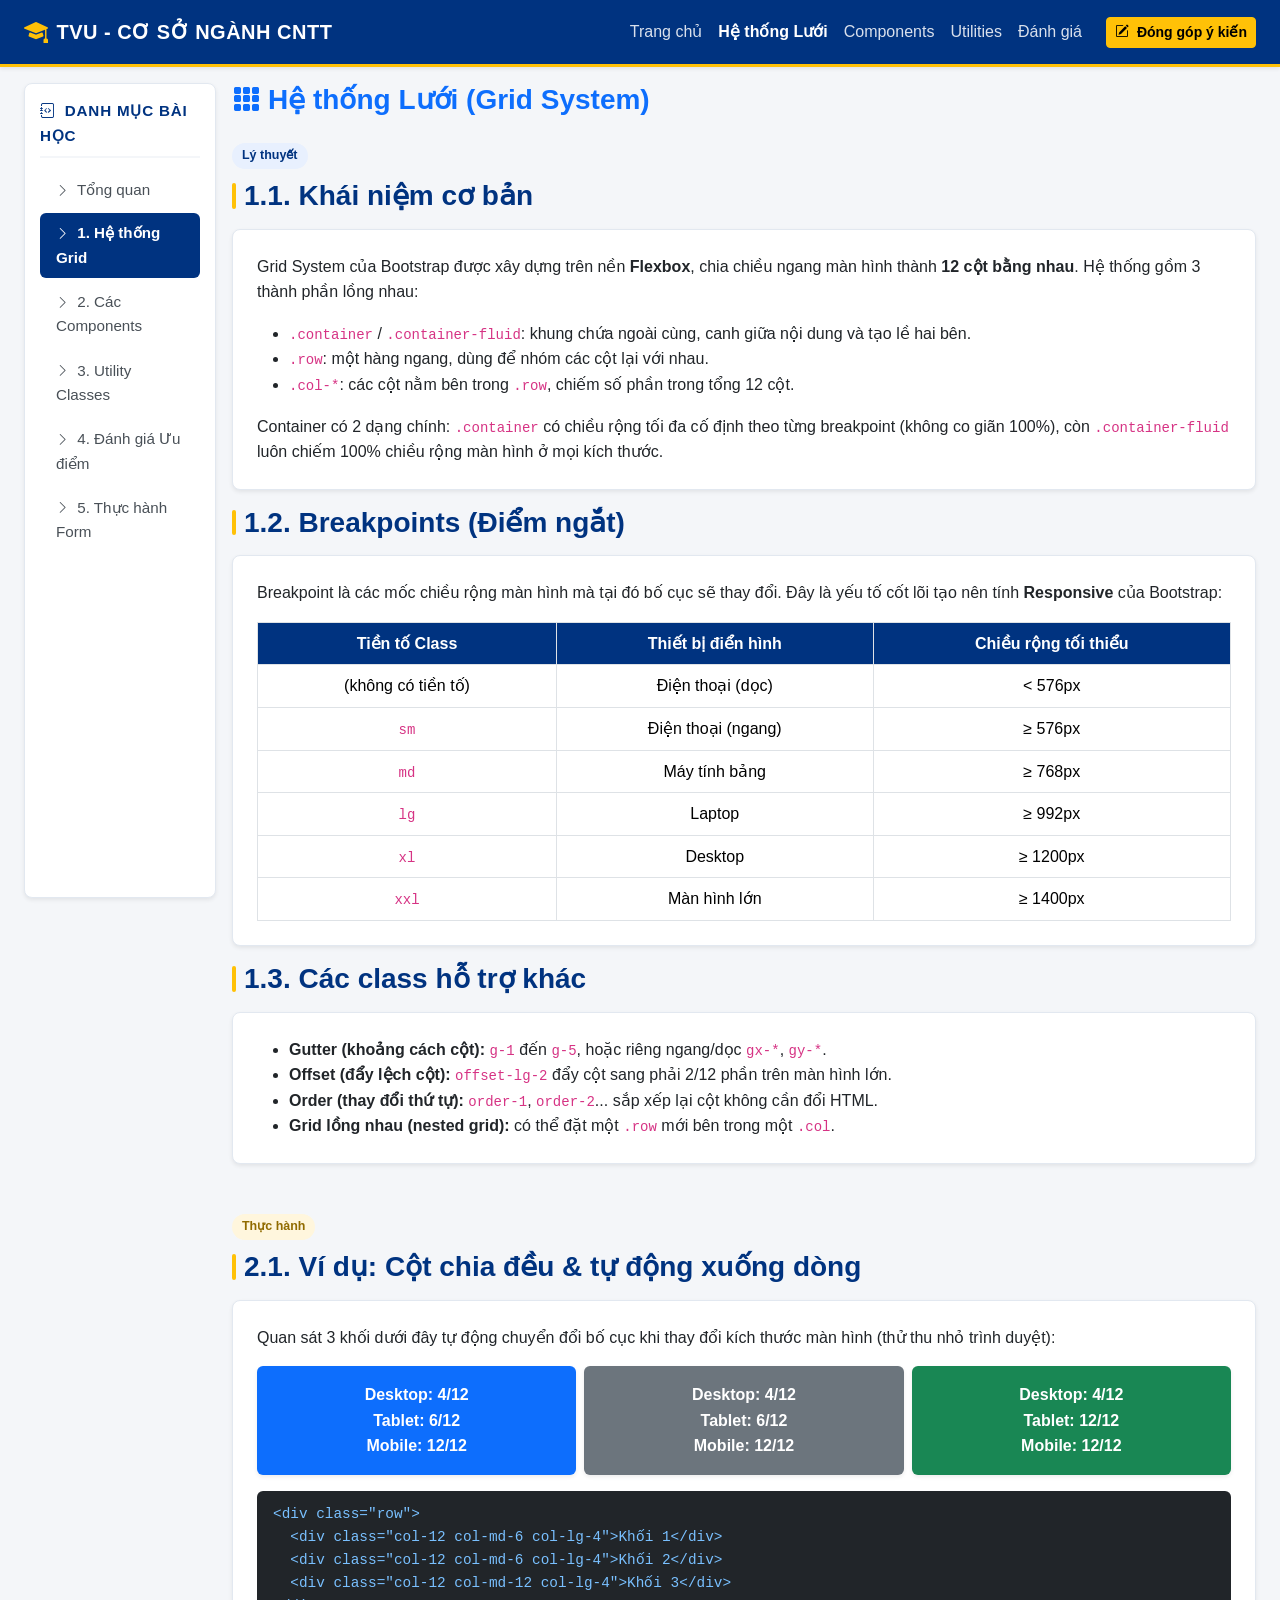
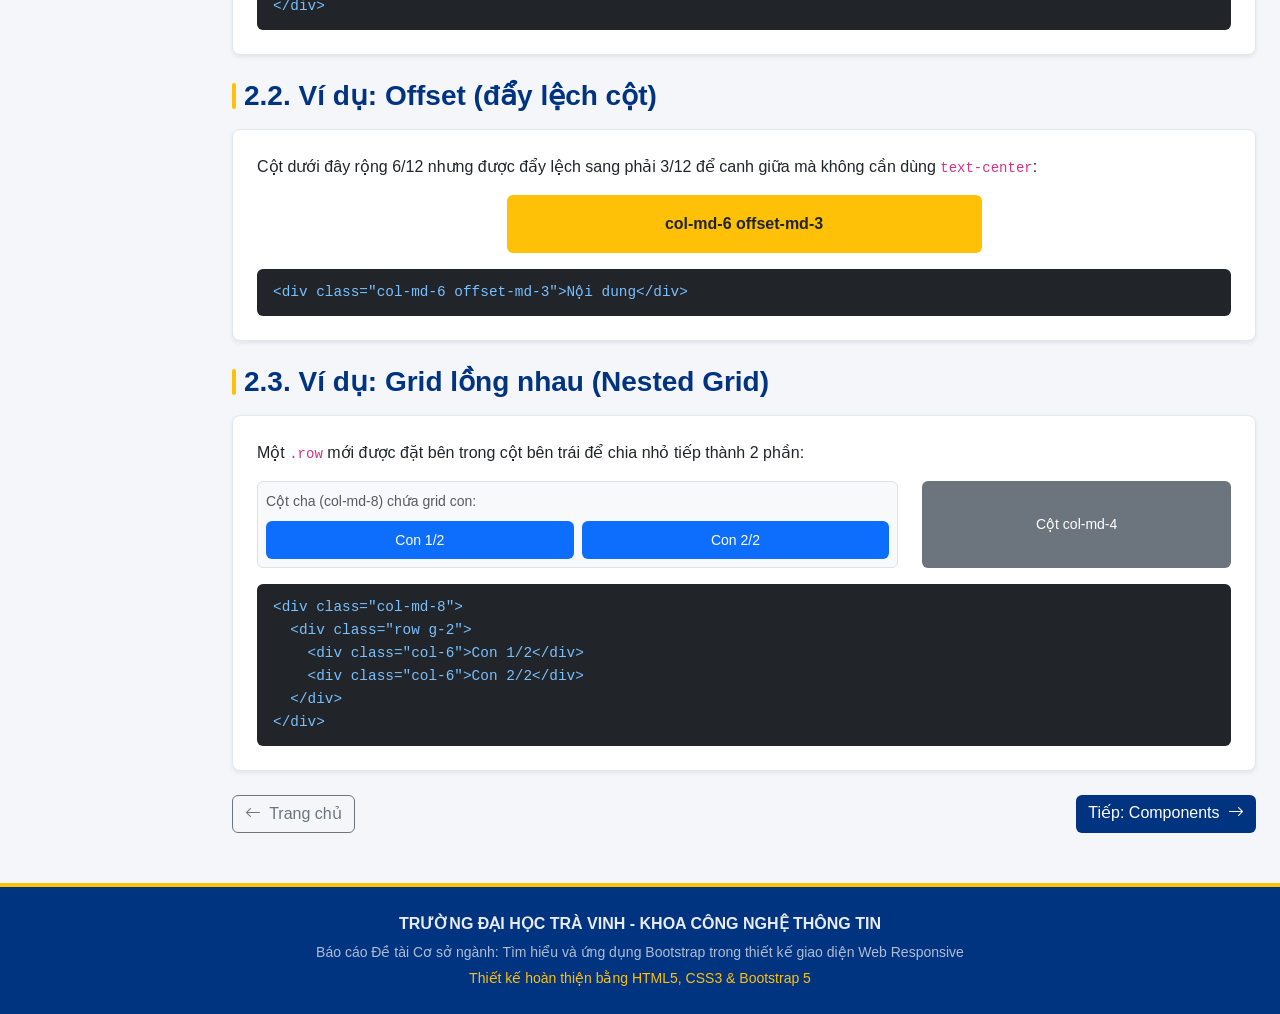
<file: grid.html>
<!DOCTYPE html>
<html lang="vi">
<head>
    <meta charset="UTF-8">
    <meta name="viewport" content="width=device-width, initial-scale=1.0">
    <title>Hệ thống Grid - Học Bootstrap 5 - TVU</title>
    <link href="https://cdn.jsdelivr.net/npm/bootstrap@5.3.3/dist/css/bootstrap.min.css" rel="stylesheet">
    <link href="https://cdn.jsdelivr.net/npm/bootstrap-icons@1.11.3/font/bootstrap-icons.min.css" rel="stylesheet">
    <link rel="stylesheet" href="style.css">
</head>
<body>

    <header>
        <nav class="navbar navbar-expand-lg navbar-dark navbar-tvu sticky-top shadow-sm py-2">
            <div class="container-fluid px-lg-4">
                <a class="navbar-brand fw-bold d-flex align-items-center" href="index.html">
                    <i class="bi bi-mortarboard-fill text-warning me-2 fs-4"></i>
                    <span>TVU - CƠ SỞ NGÀNH CNTT</span>
                </a>
                <button class="navbar-toggler border-0" type="button" data-bs-toggle="collapse" data-bs-target="#tvuNavbarContent" aria-controls="tvuNavbarContent" aria-expanded="false" aria-label="Toggle navigation">
                    <span class="navbar-toggler-icon"></span>
                </button>
                <div class="collapse navbar-collapse" id="tvuNavbarContent">
                    <ul class="navbar-nav ms-auto mb-2 mb-lg-0">
                        <li class="nav-item"><a class="nav-link" href="index.html">Trang chủ</a></li>
                        <li class="nav-item"><a class="nav-link active" href="grid.html">Hệ thống Lưới</a></li>
                        <li class="nav-item"><a class="nav-link" href="components.html">Components</a></li>
                        <li class="nav-item"><a class="nav-link" href="utilities.html">Utilities</a></li>
                        <li class="nav-item"><a class="nav-link" href="evaluation.html">Đánh giá</a></li>
                    </ul>
                    <a href="feedback.html" class="btn btn-warning btn-sm ms-lg-3 fw-semibold">
                        <i class="bi bi-pencil-square me-1"></i> Đóng góp ý kiến
                    </a>
                </div>
            </div>
        </nav>
    </header>

    <div class="container-fluid px-lg-4 mt-3">
        <div class="row g-3">

            <aside class="col-12 col-md-4 col-lg-3 col-xl-2">
                <div class="sidebar-sticky shadow-sm">
                    <div class="sidebar-title">
                        <i class="bi bi-journal-code me-1"></i> Danh mục bài học
                    </div>
                    <div class="list-group list-group-tvu list-group-flush">
                        <a href="index.html" class="list-group-item list-group-item-action">
                            <i class="bi bi-chevron-right me-1 small"></i> Tổng quan
                        </a>
                        <a href="grid.html" class="list-group-item list-group-item-action active">
                            <i class="bi bi-chevron-right me-1 small"></i> 1. Hệ thống Grid
                        </a>
                        <a href="components.html" class="list-group-item list-group-item-action">
                            <i class="bi bi-chevron-right me-1 small"></i> 2. Các Components
                        </a>
                        <a href="utilities.html" class="list-group-item list-group-item-action">
                            <i class="bi bi-chevron-right me-1 small"></i> 3. Utility Classes
                        </a>
                        <a href="evaluation.html" class="list-group-item list-group-item-action">
                            <i class="bi bi-chevron-right me-1 small"></i> 4. Đánh giá Ưu điểm
                        </a>
                        <a href="feedback.html" class="list-group-item list-group-item-action">
                            <i class="bi bi-chevron-right me-1 small"></i> 5. Thực hành Form
                        </a>
                    </div>
                </div>
            </aside>

            <main class="col-12 col-md-8 col-lg-9 col-xl-10">

                <h1 class="h3 fw-bold text-primary mb-4"><i class="bi bi-grid-3x3-gap-fill me-2"></i>Hệ thống Lưới (Grid System)</h1>

                <!-- LÝ THUYẾT -->
                <section class="mb-5">
                    <span class="section-tag section-tag--theory">Lý thuyết</span>
                    <h3 class="section-heading mb-3">1.1. Khái niệm cơ bản</h3>
                    <div class="content-card p-4 shadow-sm mb-3">
                        <p>Grid System của Bootstrap được xây dựng trên nền <strong>Flexbox</strong>, chia chiều ngang màn hình thành <strong>12 cột bằng nhau</strong>. Hệ thống gồm 3 thành phần lồng nhau:</p>
                        <ul>
                            <li><code>.container</code> / <code>.container-fluid</code>: khung chứa ngoài cùng, canh giữa nội dung và tạo lề hai bên.</li>
                            <li><code>.row</code>: một hàng ngang, dùng để nhóm các cột lại với nhau.</li>
                            <li><code>.col-*</code>: các cột nằm bên trong <code>.row</code>, chiếm số phần trong tổng 12 cột.</li>
                        </ul>
                        <p class="mb-0">Container có 2 dạng chính: <code>.container</code> có chiều rộng tối đa cố định theo từng breakpoint (không co giãn 100%), còn <code>.container-fluid</code> luôn chiếm 100% chiều rộng màn hình ở mọi kích thước.</p>
                    </div>

                    <h3 class="section-heading mb-3">1.2. Breakpoints (Điểm ngắt)</h3>
                    <div class="content-card p-4 shadow-sm mb-3">
                        <p>Breakpoint là các mốc chiều rộng màn hình mà tại đó bố cục sẽ thay đổi. Đây là yếu tố cốt lõi tạo nên tính <strong>Responsive</strong> của Bootstrap:</p>
                        <div class="table-responsive">
                            <table class="table table-bordered breakpoint-table align-middle text-center mb-0">
                                <thead>
                                    <tr>
                                        <th>Tiền tố Class</th>
                                        <th>Thiết bị điển hình</th>
                                        <th>Chiều rộng tối thiểu</th>
                                    </tr>
                                </thead>
                                <tbody>
                                    <tr><td>(không có tiền tố)</td><td>Điện thoại (dọc)</td><td>&lt; 576px</td></tr>
                                    <tr><td><code>sm</code></td><td>Điện thoại (ngang)</td><td>≥ 576px</td></tr>
                                    <tr><td><code>md</code></td><td>Máy tính bảng</td><td>≥ 768px</td></tr>
                                    <tr><td><code>lg</code></td><td>Laptop</td><td>≥ 992px</td></tr>
                                    <tr><td><code>xl</code></td><td>Desktop</td><td>≥ 1200px</td></tr>
                                    <tr><td><code>xxl</code></td><td>Màn hình lớn</td><td>≥ 1400px</td></tr>
                                </tbody>
                            </table>
                        </div>
                    </div>

                    <h3 class="section-heading mb-3">1.3. Các class hỗ trợ khác</h3>
                    <div class="content-card p-4 shadow-sm">
                        <ul class="mb-0">
                            <li><strong>Gutter (khoảng cách cột):</strong> <code>g-1</code> đến <code>g-5</code>, hoặc riêng ngang/dọc <code>gx-*</code>, <code>gy-*</code>.</li>
                            <li><strong>Offset (đẩy lệch cột):</strong> <code>offset-lg-2</code> đẩy cột sang phải 2/12 phần trên màn hình lớn.</li>
                            <li><strong>Order (thay đổi thứ tự):</strong> <code>order-1</code>, <code>order-2</code>... sắp xếp lại cột không cần đổi HTML.</li>
                            <li><strong>Grid lồng nhau (nested grid):</strong> có thể đặt một <code>.row</code> mới bên trong một <code>.col</code>.</li>
                        </ul>
                    </div>
                </section>

                <!-- THỰC HÀNH -->
                <section class="mb-4">
                    <span class="section-tag section-tag--practice">Thực hành</span>
                    <h3 class="section-heading mb-3">2.1. Ví dụ: Cột chia đều &amp; tự động xuống dòng</h3>
                    <div class="content-card p-4 shadow-sm mb-4">
                        <p>Quan sát 3 khối dưới đây tự động chuyển đổi bố cục khi thay đổi kích thước màn hình (thử thu nhỏ trình duyệt):</p>
                        <div class="row g-2 text-center text-white fw-bold mb-3">
                            <div class="col-12 col-md-6 col-lg-4">
                                <div class="p-3 rounded bg-primary shadow-sm">Desktop: 4/12<br>Tablet: 6/12<br>Mobile: 12/12</div>
                            </div>
                            <div class="col-12 col-md-6 col-lg-4">
                                <div class="p-3 rounded bg-secondary shadow-sm">Desktop: 4/12<br>Tablet: 6/12<br>Mobile: 12/12</div>
                            </div>
                            <div class="col-12 col-md-12 col-lg-4">
                                <div class="p-3 rounded bg-success shadow-sm">Desktop: 4/12<br>Tablet: 12/12<br>Mobile: 12/12</div>
                            </div>
                        </div>
                        <div class="code-box">
                            &lt;div class="row"&gt;<br>
                            &nbsp;&nbsp;&lt;div class="col-12 col-md-6 col-lg-4"&gt;Khối 1&lt;/div&gt;<br>
                            &nbsp;&nbsp;&lt;div class="col-12 col-md-6 col-lg-4"&gt;Khối 2&lt;/div&gt;<br>
                            &nbsp;&nbsp;&lt;div class="col-12 col-md-12 col-lg-4"&gt;Khối 3&lt;/div&gt;<br>
                            &lt;/div&gt;
                        </div>
                    </div>

                    <h3 class="section-heading mb-3">2.2. Ví dụ: Offset (đẩy lệch cột)</h3>
                    <div class="content-card p-4 shadow-sm mb-4">
                        <p>Cột dưới đây rộng 6/12 nhưng được đẩy lệch sang phải 3/12 để canh giữa mà không cần dùng <code>text-center</code>:</p>
                        <div class="row mb-3">
                            <div class="col-12 col-md-6 offset-md-3">
                                <div class="p-3 rounded bg-warning text-dark text-center fw-bold">col-md-6 offset-md-3</div>
                            </div>
                        </div>
                        <div class="code-box">
                            &lt;div class="col-md-6 offset-md-3"&gt;Nội dung&lt;/div&gt;
                        </div>
                    </div>

                    <h3 class="section-heading mb-3">2.3. Ví dụ: Grid lồng nhau (Nested Grid)</h3>
                    <div class="content-card p-4 shadow-sm">
                        <p>Một <code>.row</code> mới được đặt bên trong cột bên trái để chia nhỏ tiếp thành 2 phần:</p>
                        <div class="row mb-3">
                            <div class="col-md-8">
                                <div class="p-2 bg-light border rounded">
                                    <p class="small text-muted mb-2">Cột cha (col-md-8) chứa grid con:</p>
                                    <div class="row g-2">
                                        <div class="col-6"><div class="p-2 bg-primary text-white rounded text-center small">Con 1/2</div></div>
                                        <div class="col-6"><div class="p-2 bg-primary text-white rounded text-center small">Con 2/2</div></div>
                                    </div>
                                </div>
                            </div>
                            <div class="col-md-4">
                                <div class="p-2 bg-secondary text-white rounded text-center h-100 d-flex align-items-center justify-content-center small">Cột col-md-4</div>
                            </div>
                        </div>
                        <div class="code-box">
                            &lt;div class="col-md-8"&gt;<br>
                            &nbsp;&nbsp;&lt;div class="row g-2"&gt;<br>
                            &nbsp;&nbsp;&nbsp;&nbsp;&lt;div class="col-6"&gt;Con 1/2&lt;/div&gt;<br>
                            &nbsp;&nbsp;&nbsp;&nbsp;&lt;div class="col-6"&gt;Con 2/2&lt;/div&gt;<br>
                            &nbsp;&nbsp;&lt;/div&gt;<br>
                            &lt;/div&gt;
                        </div>
                    </div>
                </section>

                <div class="d-flex justify-content-between mt-4">
                    <a href="index.html" class="btn btn-outline-secondary"><i class="bi bi-arrow-left me-1"></i> Trang chủ</a>
                    <a href="components.html" class="btn btn-primary" style="background-color: var(--tvu-primary); border:none;">Tiếp: Components <i class="bi bi-arrow-right ms-1"></i></a>
                </div>

            </main>
        </div>
    </div>

    <footer class="footer-tvu py-4 text-center">
        <div class="container">
            <p class="fw-bold mb-1">TRƯỜNG ĐẠI HỌC TRÀ VINH - KHOA CÔNG NGHỆ THÔNG TIN</p>
            <p class="small mb-1 opacity-75">Báo cáo Đề tài Cơ sở ngành: Tìm hiểu và ứng dụng Bootstrap trong thiết kế giao diện Web Responsive</p>
            <p class="small text-warning mb-0">Thiết kế hoàn thiện bằng HTML5, CSS3 & Bootstrap 5</p>
        </div>
    </footer>

    <script src="https://cdn.jsdelivr.net/npm/bootstrap@5.3.3/dist/js/bootstrap.bundle.min.js"></script>
</body>
</html>
</file>
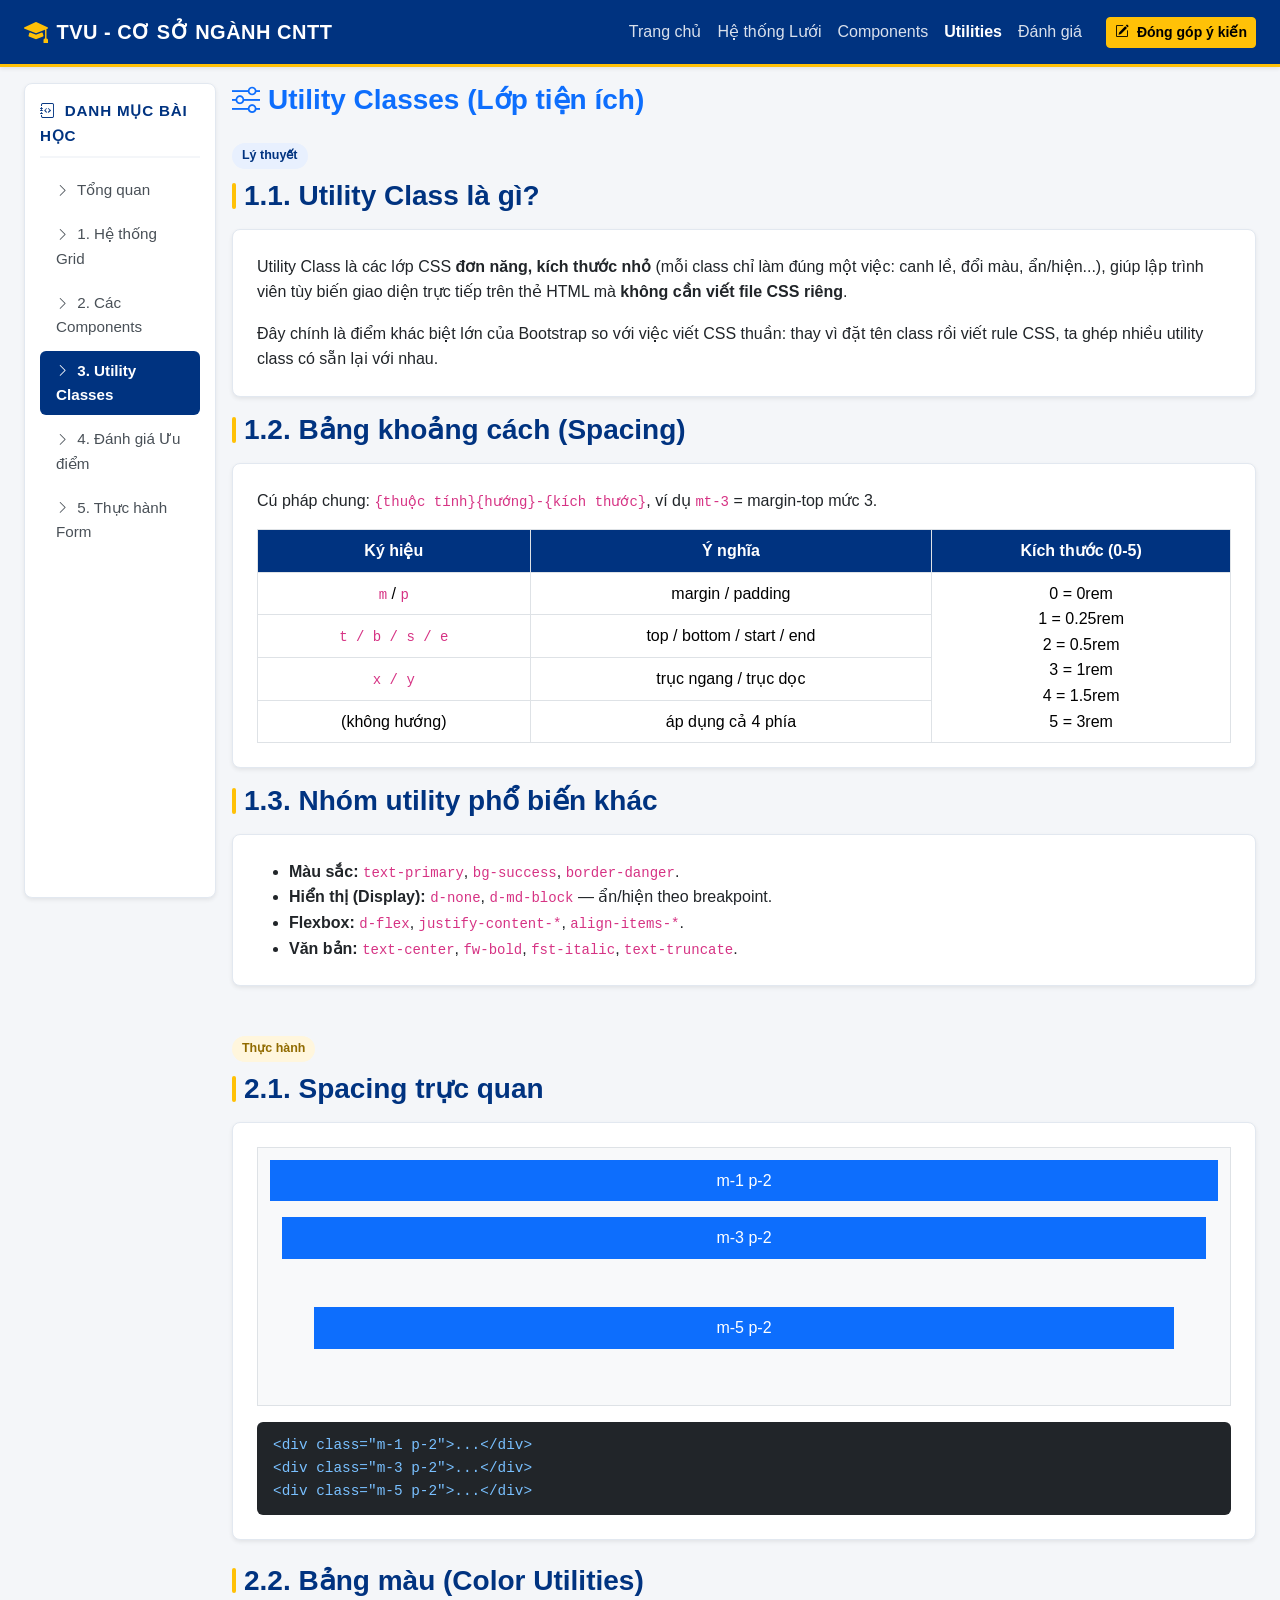
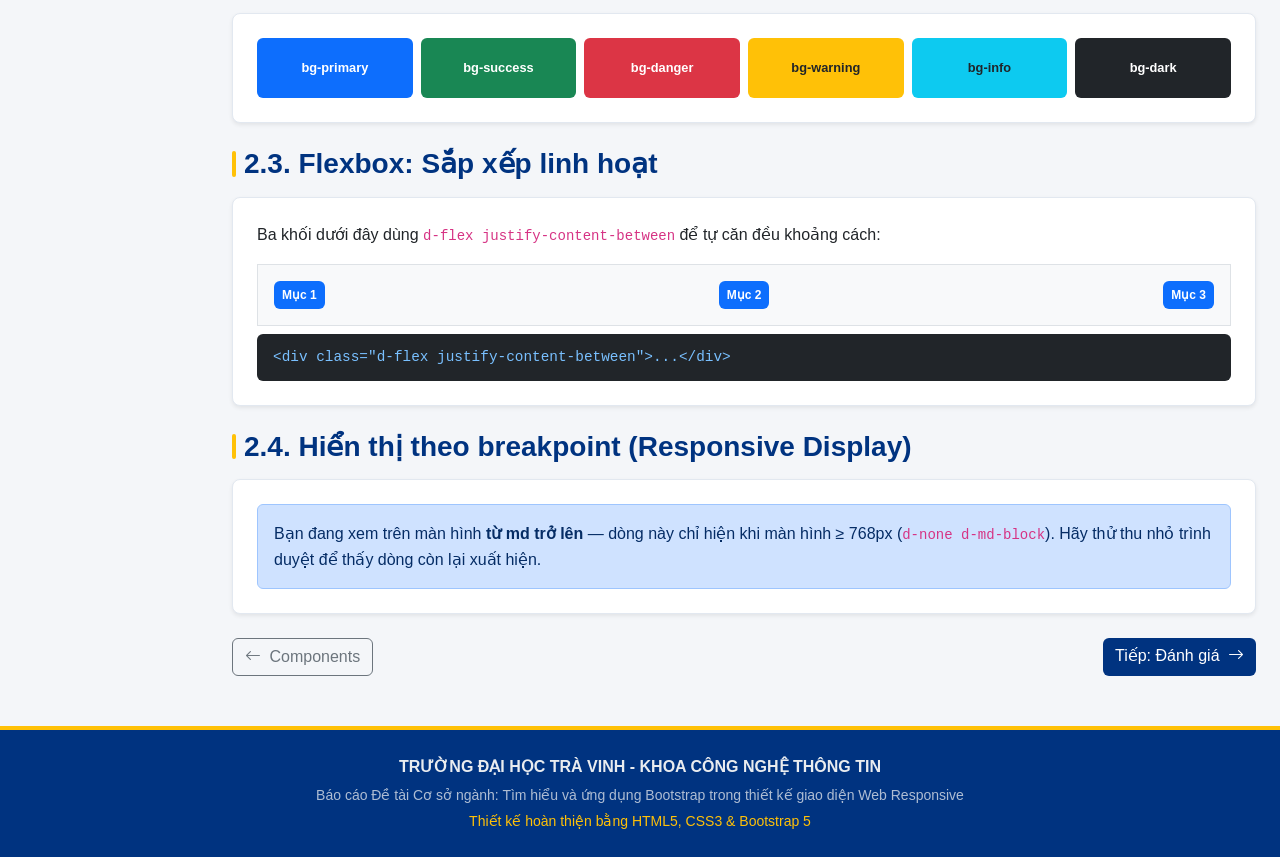
<file: utilities.html>
<!DOCTYPE html>
<html lang="vi">
<head>
    <meta charset="UTF-8">
    <meta name="viewport" content="width=device-width, initial-scale=1.0">
    <title>Utility Classes - Học Bootstrap 5 - TVU</title>
    <link href="https://cdn.jsdelivr.net/npm/bootstrap@5.3.3/dist/css/bootstrap.min.css" rel="stylesheet">
    <link href="https://cdn.jsdelivr.net/npm/bootstrap-icons@1.11.3/font/bootstrap-icons.min.css" rel="stylesheet">
    <link rel="stylesheet" href="style.css">
</head>
<body>

    <header>
        <nav class="navbar navbar-expand-lg navbar-dark navbar-tvu sticky-top shadow-sm py-2">
            <div class="container-fluid px-lg-4">
                <a class="navbar-brand fw-bold d-flex align-items-center" href="index.html">
                    <i class="bi bi-mortarboard-fill text-warning me-2 fs-4"></i>
                    <span>TVU - CƠ SỞ NGÀNH CNTT</span>
                </a>
                <button class="navbar-toggler border-0" type="button" data-bs-toggle="collapse" data-bs-target="#tvuNavbarContent" aria-controls="tvuNavbarContent" aria-expanded="false" aria-label="Toggle navigation">
                    <span class="navbar-toggler-icon"></span>
                </button>
                <div class="collapse navbar-collapse" id="tvuNavbarContent">
                    <ul class="navbar-nav ms-auto mb-2 mb-lg-0">
                        <li class="nav-item"><a class="nav-link" href="index.html">Trang chủ</a></li>
                        <li class="nav-item"><a class="nav-link" href="grid.html">Hệ thống Lưới</a></li>
                        <li class="nav-item"><a class="nav-link" href="components.html">Components</a></li>
                        <li class="nav-item"><a class="nav-link active" href="utilities.html">Utilities</a></li>
                        <li class="nav-item"><a class="nav-link" href="evaluation.html">Đánh giá</a></li>
                    </ul>
                    <a href="feedback.html" class="btn btn-warning btn-sm ms-lg-3 fw-semibold">
                        <i class="bi bi-pencil-square me-1"></i> Đóng góp ý kiến
                    </a>
                </div>
            </div>
        </nav>
    </header>

    <div class="container-fluid px-lg-4 mt-3">
        <div class="row g-3">

            <aside class="col-12 col-md-4 col-lg-3 col-xl-2">
                <div class="sidebar-sticky shadow-sm">
                    <div class="sidebar-title">
                        <i class="bi bi-journal-code me-1"></i> Danh mục bài học
                    </div>
                    <div class="list-group list-group-tvu list-group-flush">
                        <a href="index.html" class="list-group-item list-group-item-action">
                            <i class="bi bi-chevron-right me-1 small"></i> Tổng quan
                        </a>
                        <a href="grid.html" class="list-group-item list-group-item-action">
                            <i class="bi bi-chevron-right me-1 small"></i> 1. Hệ thống Grid
                        </a>
                        <a href="components.html" class="list-group-item list-group-item-action">
                            <i class="bi bi-chevron-right me-1 small"></i> 2. Các Components
                        </a>
                        <a href="utilities.html" class="list-group-item list-group-item-action active">
                            <i class="bi bi-chevron-right me-1 small"></i> 3. Utility Classes
                        </a>
                        <a href="evaluation.html" class="list-group-item list-group-item-action">
                            <i class="bi bi-chevron-right me-1 small"></i> 4. Đánh giá Ưu điểm
                        </a>
                        <a href="feedback.html" class="list-group-item list-group-item-action">
                            <i class="bi bi-chevron-right me-1 small"></i> 5. Thực hành Form
                        </a>
                    </div>
                </div>
            </aside>

            <main class="col-12 col-md-8 col-lg-9 col-xl-10">

                <h1 class="h3 fw-bold text-primary mb-4"><i class="bi bi-sliders me-2"></i>Utility Classes (Lớp tiện ích)</h1>

                <!-- LÝ THUYẾT -->
                <section class="mb-5">
                    <span class="section-tag section-tag--theory">Lý thuyết</span>
                    <h3 class="section-heading mb-3">1.1. Utility Class là gì?</h3>
                    <div class="content-card p-4 shadow-sm mb-3">
                        <p>Utility Class là các lớp CSS <strong>đơn năng, kích thước nhỏ</strong> (mỗi class chỉ làm đúng một việc: canh lề, đổi màu, ẩn/hiện...), giúp lập trình viên tùy biến giao diện trực tiếp trên thẻ HTML mà <strong>không cần viết file CSS riêng</strong>.</p>
                        <p class="mb-0">Đây chính là điểm khác biệt lớn của Bootstrap so với việc viết CSS thuần: thay vì đặt tên class rồi viết rule CSS, ta ghép nhiều utility class có sẵn lại với nhau.</p>
                    </div>

                    <h3 class="section-heading mb-3">1.2. Bảng khoảng cách (Spacing)</h3>
                    <div class="content-card p-4 shadow-sm mb-3">
                        <p>Cú pháp chung: <code>{thuộc tính}{hướng}-{kích thước}</code>, ví dụ <code>mt-3</code> = margin-top mức 3.</p>
                        <div class="table-responsive">
                            <table class="table table-bordered breakpoint-table text-center mb-0">
                                <thead><tr><th>Ký hiệu</th><th>Ý nghĩa</th><th>Kích thước (0-5)</th></tr></thead>
                                <tbody>
                                    <tr><td><code>m</code> / <code>p</code></td><td>margin / padding</td><td rowspan="5" class="align-middle">0 = 0rem<br>1 = 0.25rem<br>2 = 0.5rem<br>3 = 1rem<br>4 = 1.5rem<br>5 = 3rem</td></tr>
                                    <tr><td><code>t / b / s / e</code></td><td>top / bottom / start / end</td></tr>
                                    <tr><td><code>x / y</code></td><td>trục ngang / trục dọc</td></tr>
                                    <tr><td>(không hướng)</td><td>áp dụng cả 4 phía</td></tr>
                                </tbody>
                            </table>
                        </div>
                    </div>

                    <h3 class="section-heading mb-3">1.3. Nhóm utility phổ biến khác</h3>
                    <div class="content-card p-4 shadow-sm">
                        <ul class="mb-0">
                            <li><strong>Màu sắc:</strong> <code>text-primary</code>, <code>bg-success</code>, <code>border-danger</code>.</li>
                            <li><strong>Hiển thị (Display):</strong> <code>d-none</code>, <code>d-md-block</code> — ẩn/hiện theo breakpoint.</li>
                            <li><strong>Flexbox:</strong> <code>d-flex</code>, <code>justify-content-*</code>, <code>align-items-*</code>.</li>
                            <li><strong>Văn bản:</strong> <code>text-center</code>, <code>fw-bold</code>, <code>fst-italic</code>, <code>text-truncate</code>.</li>
                        </ul>
                    </div>
                </section>

                <!-- THỰC HÀNH -->
                <section class="mb-4">
                    <span class="section-tag section-tag--practice">Thực hành</span>

                    <h3 class="section-heading mb-3">2.1. Spacing trực quan</h3>
                    <div class="content-card p-4 shadow-sm mb-4">
                        <div class="bg-light border p-2">
                            <div class="bg-primary text-white text-center p-2 m-1">m-1 p-2</div>
                            <div class="bg-primary text-white text-center p-2 m-3">m-3 p-2</div>
                            <div class="bg-primary text-white text-center p-2 m-5">m-5 p-2</div>
                        </div>
                        <div class="code-box mt-3">&lt;div class="m-1 p-2"&gt;...&lt;/div&gt;<br>&lt;div class="m-3 p-2"&gt;...&lt;/div&gt;<br>&lt;div class="m-5 p-2"&gt;...&lt;/div&gt;</div>
                    </div>

                    <h3 class="section-heading mb-3">2.2. Bảng màu (Color Utilities)</h3>
                    <div class="content-card p-4 shadow-sm mb-4">
                        <div class="row g-2 text-center">
                            <div class="col-4 col-md-2"><div class="swatch-box bg-primary">bg-primary</div></div>
                            <div class="col-4 col-md-2"><div class="swatch-box bg-success">bg-success</div></div>
                            <div class="col-4 col-md-2"><div class="swatch-box bg-danger">bg-danger</div></div>
                            <div class="col-4 col-md-2"><div class="swatch-box bg-warning text-dark">bg-warning</div></div>
                            <div class="col-4 col-md-2"><div class="swatch-box bg-info text-dark">bg-info</div></div>
                            <div class="col-4 col-md-2"><div class="swatch-box bg-dark">bg-dark</div></div>
                        </div>
                    </div>

                    <h3 class="section-heading mb-3">2.3. Flexbox: Sắp xếp linh hoạt</h3>
                    <div class="content-card p-4 shadow-sm mb-4">
                        <p>Ba khối dưới đây dùng <code>d-flex justify-content-between</code> để tự căn đều khoảng cách:</p>
                        <div class="d-flex justify-content-between bg-light border p-3 mb-2">
                            <span class="badge bg-primary p-2">Mục 1</span>
                            <span class="badge bg-primary p-2">Mục 2</span>
                            <span class="badge bg-primary p-2">Mục 3</span>
                        </div>
                        <div class="code-box">&lt;div class="d-flex justify-content-between"&gt;...&lt;/div&gt;</div>
                    </div>

                    <h3 class="section-heading mb-3">2.4. Hiển thị theo breakpoint (Responsive Display)</h3>
                    <div class="content-card p-4 shadow-sm">
                        <p class="d-block d-md-none alert alert-warning mb-0">Bạn đang xem trên màn hình <strong>nhỏ hơn md</strong> — dòng này chỉ hiện khi màn hình &lt; 768px (<code>d-block d-md-none</code>).</p>
                        <p class="d-none d-md-block alert alert-primary mb-0">Bạn đang xem trên màn hình <strong>từ md trở lên</strong> — dòng này chỉ hiện khi màn hình ≥ 768px (<code>d-none d-md-block</code>). Hãy thử thu nhỏ trình duyệt để thấy dòng còn lại xuất hiện.</p>
                    </div>
                </section>

                <div class="d-flex justify-content-between mt-4">
                    <a href="components.html" class="btn btn-outline-secondary"><i class="bi bi-arrow-left me-1"></i> Components</a>
                    <a href="evaluation.html" class="btn btn-primary" style="background-color: var(--tvu-primary); border:none;">Tiếp: Đánh giá <i class="bi bi-arrow-right ms-1"></i></a>
                </div>

            </main>
        </div>
    </div>

    <footer class="footer-tvu py-4 text-center">
        <div class="container">
            <p class="fw-bold mb-1">TRƯỜNG ĐẠI HỌC TRÀ VINH - KHOA CÔNG NGHỆ THÔNG TIN</p>
            <p class="small mb-1 opacity-75">Báo cáo Đề tài Cơ sở ngành: Tìm hiểu và ứng dụng Bootstrap trong thiết kế giao diện Web Responsive</p>
            <p class="small text-warning mb-0">Thiết kế hoàn thiện bằng HTML5, CSS3 & Bootstrap 5</p>
        </div>
    </footer>

    <script src="https://cdn.jsdelivr.net/npm/bootstrap@5.3.3/dist/js/bootstrap.bundle.min.js"></script>
</body>
</html>
</file>
<file: style.css>
/* ==========================================================================
   HỆ THỐNG MÀU CHỦ ĐẠO & BIẾN TOÀN CỤC (LẤY CẢM HỨNG TỪ ĐH TRÀ VINH)
   ========================================================================== */
:root {
    --tvu-primary: #003380;       /* Xanh dương đậm TVU */
    --tvu-primary-hover: #002255; /* Xanh đậm khi hover */
    --tvu-secondary: #0d6efd;     /* Xanh tươi bổ trợ */
    --tvu-accent: #ffc107;        /* Màu vàng điểm nhấn */
    --tvu-bg-gray: #f4f6f9;       /* Màu nền tổng thể dịu mắt */
    --tvu-card-border: #e2e8f0;   /* Viền khung nội dung */
    --tvu-text-main: #212529;     /* Màu chữ chuẩn */
}

/* ==========================================================================
   CẤU HÌNH TỔNG QUAN
   ========================================================================== */
html {
    scroll-behavior: smooth;
}

body {
    background-color: var(--tvu-bg-gray);
    color: var(--tvu-text-main);
    font-family: 'Segoe UI', Roboto, Helvetica, Arial, sans-serif;
    line-height: 1.6;
}

/* ==========================================================================
   THANH HEADER / NAVBAR
   ========================================================================== */
.navbar-tvu {
    background-color: var(--tvu-primary);
    border-bottom: 3px solid var(--tvu-accent);
}

.navbar-tvu .navbar-brand {
    font-size: 1.25rem;
    letter-spacing: 0.5px;
}

.navbar-tvu .nav-link {
    color: rgba(255, 255, 255, 0.85) !important;
    font-weight: 500;
    transition: color 0.2s ease-in-out;
}

.navbar-tvu .nav-link:hover,
.navbar-tvu .nav-link.active {
    color: #ffffff !important;
    font-weight: 700;
}

/* ==========================================================================
   SIDEBAR MENU HỌC TẬP (CỘT BÊN TRÁI)
   ========================================================================== */
.sidebar-sticky {
    position: sticky;
    top: 72px; /* Tránh đè lên Navbar khi cuộn */
    height: calc(100vh - 85px);
    overflow-y: auto;
    background-color: #ffffff;
    border: 1px solid var(--tvu-card-border);
    border-radius: 8px;
    padding: 15px;
}

.sidebar-title {
    color: var(--tvu-primary);
    font-size: 0.95rem;
    font-weight: 700;
    text-transform: uppercase;
    letter-spacing: 0.8px;
    margin-bottom: 12px;
    padding-bottom: 8px;
    border-bottom: 2px solid var(--tvu-bg-gray);
}

.list-group-tvu .list-group-item {
    border: none;
    border-radius: 6px !important;
    margin-bottom: 4px;
    font-size: 0.95rem;
    font-weight: 500;
    color: #495057;
    transition: all 0.2s ease;
}

.list-group-tvu .list-group-item:hover {
    background-color: #e8f0fe;
    color: var(--tvu-primary);
    transform: translateX(4px);
}

.list-group-tvu .list-group-item.active {
    background-color: var(--tvu-primary);
    color: #ffffff;
    font-weight: 600;
}

/* ==========================================================================
   VÙNG NỘI DUNG CHÍNH (MAIN CONTENT)
   ========================================================================== */
.hero-banner {
    background: linear-gradient(135deg, #003380 0%, #0056b3 100%);
    border-radius: 10px;
    position: relative;
    overflow: hidden;
}

.hero-banner::after {
    content: "";
    position: absolute;
    right: -20px;
    bottom: -20px;
    width: 150px;
    height: 150px;
    background: rgba(255, 255, 255, 0.05);
    border-radius: 50%;
}

.content-card {
    background: #ffffff;
    border: 1px solid var(--tvu-card-border);
    border-radius: 8px;
    transition: transform 0.2s ease, box-shadow 0.2s ease;
}

.content-card:hover {
    transform: translateY(-3px);
    box-shadow: 0 8px 20px rgba(0, 51, 128, 0.08) !important;
}

.section-heading {
    color: var(--tvu-primary);
    font-weight: 700;
    position: relative;
    padding-left: 12px;
}

.section-heading::before {
    content: "";
    position: absolute;
    left: 0;
    top: 4px;
    bottom: 4px;
    width: 4px;
    background-color: var(--tvu-accent);
    border-radius: 2px;
}

/* Khối hiển thị mã code minh họa */
.code-box {
    background-color: #212529;
    color: #79c0ff;
    padding: 12px 16px;
    border-radius: 6px;
    font-family: 'Consolas', 'Courier New', monospace;
    font-size: 0.9rem;
    overflow-x: auto;
}

/* ==========================================================================
   TÙY BIẾN FOOTER
   ========================================================================== */
.footer-tvu {
    background-color: var(--tvu-primary);
    color: #e9ecef;
    border-top: 4px solid var(--tvu-accent);
    margin-top: 50px;
}

/* ==========================================================================
   RESPONSIVE CHO CÁC THIẾT BỊ DI ĐỘNG (MOBILE & TABLET NHỎ)
   ========================================================================== */
@media (max-width: 767.98px) {
    .sidebar-sticky {
        position: static;
        height: auto;
        margin-bottom: 20px;
    }
    
    .hero-banner {
        padding: 25px 15px !important;
        text-align: center;
    }
}
/* ==========================================================================
   BỔ SUNG CHO CẤU TRÚC NHIỀU TRANG (MULTI-PAGE)
   ========================================================================== */
.section-tag {
    display: inline-block;
    font-size: 0.78rem;
    font-weight: 700;
    padding: 3px 10px;
    border-radius: 20px;
    margin-bottom: 10px;
}
.section-tag--theory { background-color: #e8f0fe; color: var(--tvu-primary); }
.section-tag--practice { background-color: #fff6dd; color: #916b00; }

.breakpoint-table th { background-color: var(--tvu-primary); color: #fff; font-weight: 600; }

.swatch-box {
    height: 60px;
    border-radius: 6px;
    display: flex;
    align-items: center;
    justify-content: center;
    color: #fff;
    font-size: 0.8rem;
    font-weight: 600;
}

.nav-card {
    text-decoration: none;
    display: block;
    height: 100%;
}
.nav-card:hover .content-card { border-color: var(--tvu-primary); }

.ref-list li { padding: 8px 0; border-bottom: 1px dashed var(--tvu-card-border); }
.ref-list li:last-child { border-bottom: none; }
</file>
